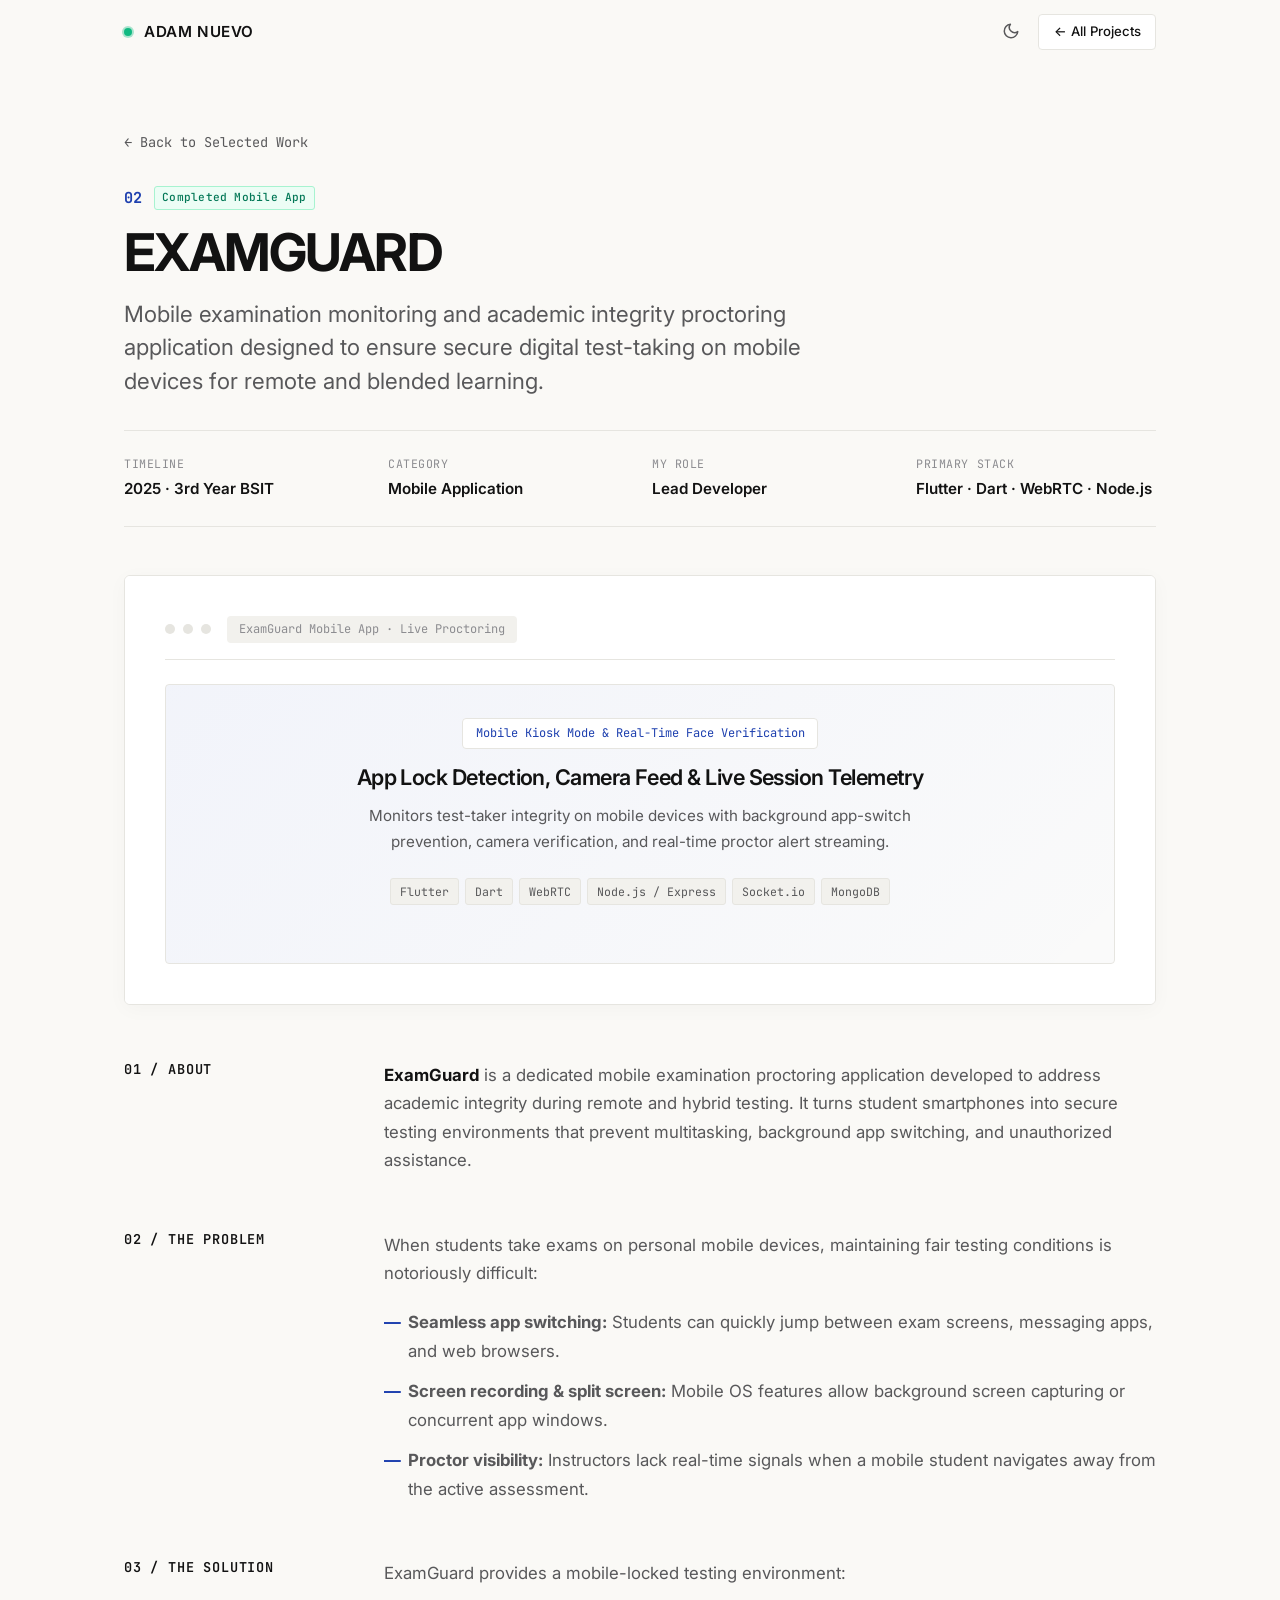
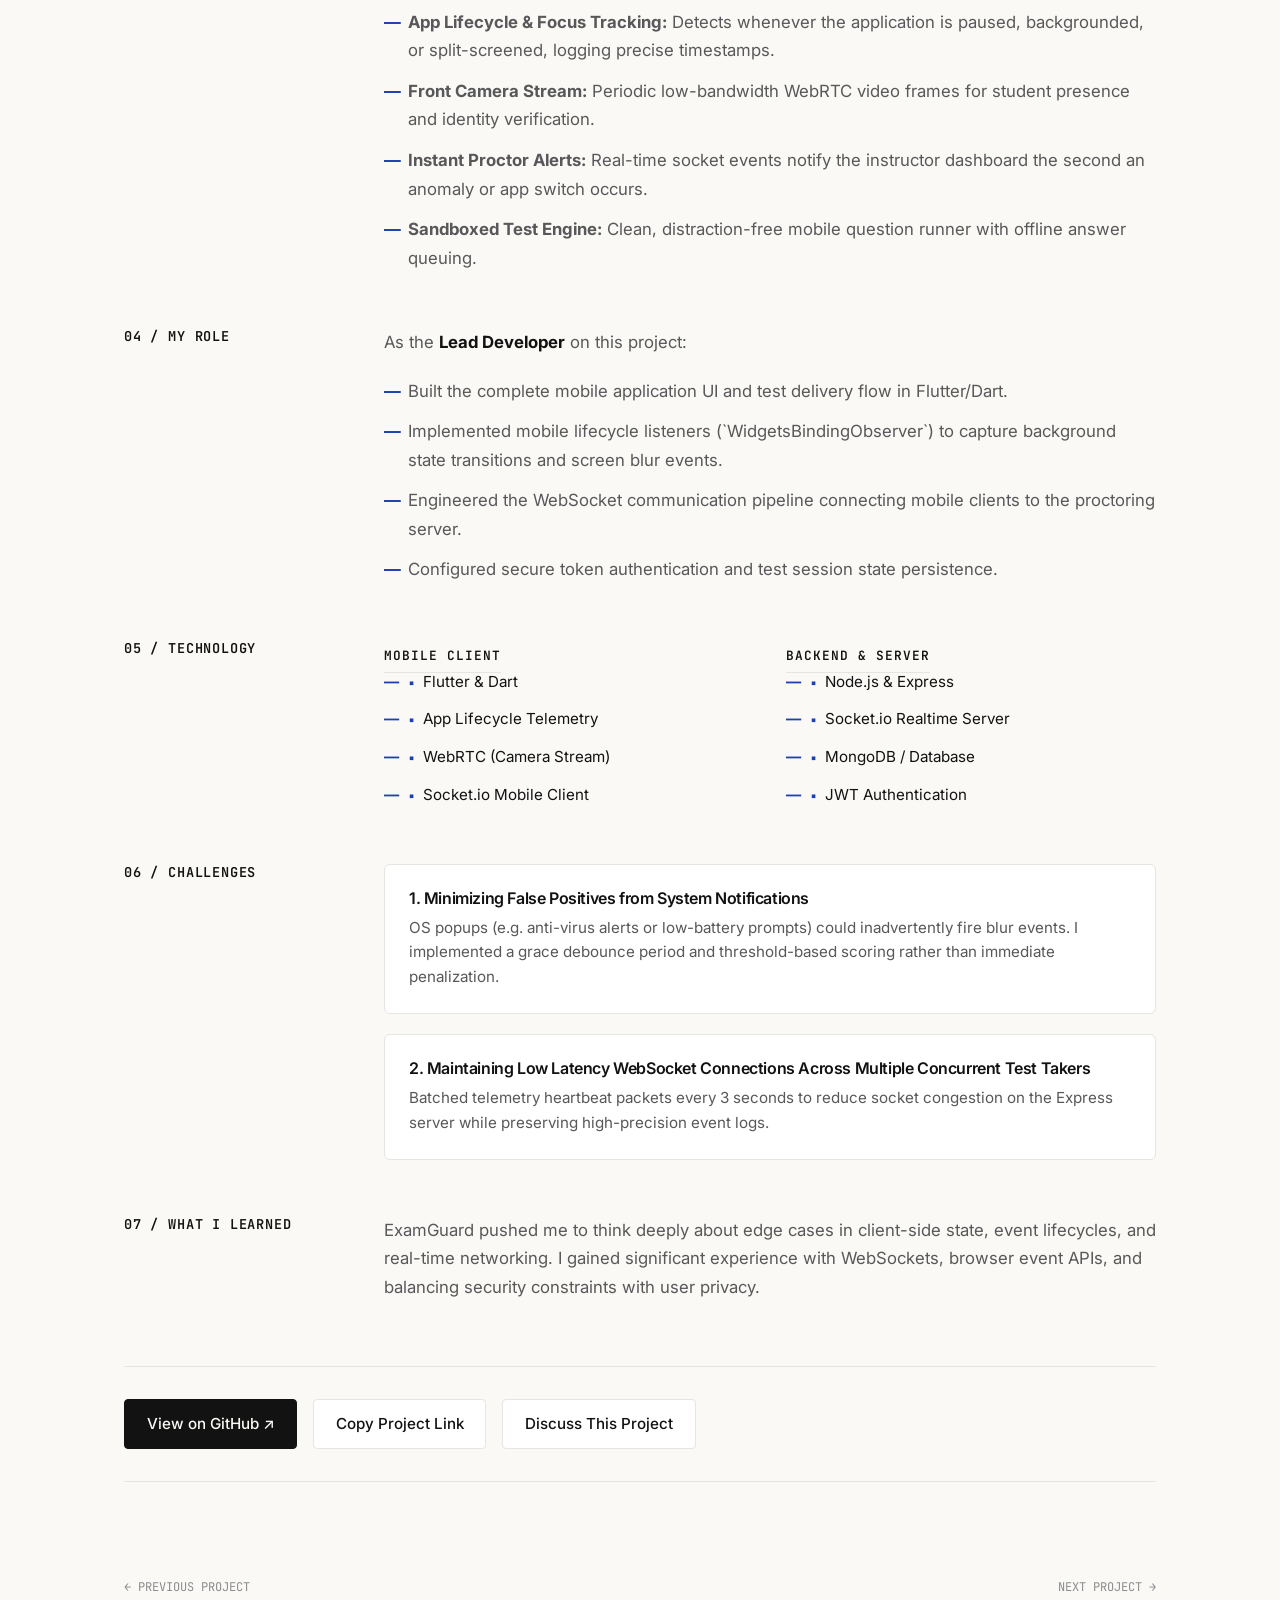
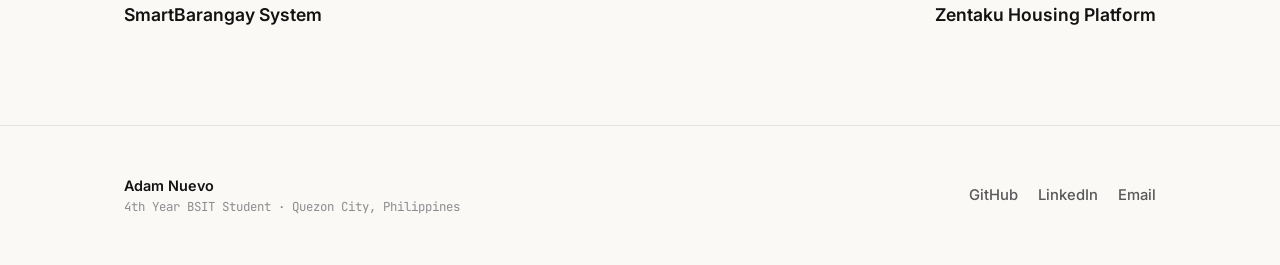
<file: projects/examguard.html>
<!DOCTYPE html>
<html lang="en">
<head>
  <meta charset="UTF-8">
  <meta name="viewport" content="width=device-width, initial-scale=1.0">
  <title>ExamGuard — Examination Proctoring & Integrity Monitoring | Adam Nuevo</title>
  <meta name="description" content="Automated online examination monitoring and proctoring system built with React, WebRTC, and computer vision integration.">
  <link rel="preconnect" href="https://fonts.googleapis.com">
  <link rel="preconnect" href="https://fonts.gstatic.com" crossorigin>
  <link href="https://fonts.googleapis.com/css2?family=Inter:wght@300;400;500;600;700&family=JetBrains+Mono:wght@400;500;600&display=swap" rel="stylesheet">
  <link rel="stylesheet" href="../src/css/styles.css">
  <link rel="stylesheet" href="../src/css/project-detail.css">
</head>
<body>

  <header class="site-header">
    <div class="container nav-inner">
      <a href="../index.html" class="nav-brand">
        <span class="status-dot"></span>
        Adam Nuevo
      </a>
      <div class="nav-actions">
        <button class="theme-toggle-btn" aria-label="Toggle Theme">
          <span class="theme-icon">
            <svg width="18" height="18" viewBox="0 0 24 24" fill="none" stroke="currentColor" stroke-width="2"><path d="M21 12.79A9 9 0 1 1 11.21 3 7 7 0 0 0 21 12.79z"></path></svg>
          </span>
        </button>
        <a href="../index.html#projects" class="btn btn-secondary" style="padding: 0.4rem 0.9rem; font-size: 0.825rem;">← All Projects</a>
      </div>
    </div>
  </header>

  <main class="container project-detail-header">
    <a href="../index.html#projects" class="back-link">
      <span>←</span> Back to Selected Work
    </a>

    <div class="detail-header-top">
      <span class="detail-project-number">02</span>
      <span class="status-badge status-completed">Completed Mobile App</span>
    </div>

    <h1 class="detail-title">EXAMGUARD</h1>
    <p class="detail-tagline">Mobile examination monitoring and academic integrity proctoring application designed to ensure secure digital test-taking on mobile devices for remote and blended learning.</p>

    <!-- Metadata Grid -->
    <div class="detail-meta-grid">
      <div class="detail-meta-item">
        <span class="detail-meta-label">Timeline</span>
        <span class="detail-meta-val">2025 · 3rd Year BSIT</span>
      </div>
      <div class="detail-meta-item">
        <span class="detail-meta-label">Category</span>
        <span class="detail-meta-val">Mobile Application</span>
      </div>
      <div class="detail-meta-item">
        <span class="detail-meta-label">My Role</span>
        <span class="detail-meta-val">Lead Developer</span>
      </div>
      <div class="detail-meta-item">
        <span class="detail-meta-label">Primary Stack</span>
        <span class="detail-meta-val">Flutter · Dart · WebRTC · Node.js</span>
      </div>
    </div>

    <!-- Main Visual Mockup Showcase -->
    <div class="detail-hero-visual">
      <div class="detail-hero-mockup">
        <div class="mockup-window-bar">
          <span class="mockup-window-dot"></span>
          <span class="mockup-window-dot"></span>
          <span class="mockup-window-dot"></span>
          <span class="mockup-window-url">ExamGuard Mobile App · Live Proctoring</span>
        </div>
        <div class="detail-mockup-inner" style="background: linear-gradient(135deg, rgba(30,64,175,0.06), rgba(0,0,0,0.02));">
          <div style="max-width: 620px; margin: 0 auto; text-align: center;">
            <div style="display: inline-block; font-family: var(--font-mono); font-size: 0.75rem; color: var(--accent); background: var(--bg-surface); padding: 0.3rem 0.8rem; border-radius: 4px; border: 1px solid var(--border-subtle); margin-bottom: 1rem;">
              Mobile Kiosk Mode & Real-Time Face Verification
            </div>
            <h3 style="font-size: 1.35rem; margin-bottom: 0.75rem;">App Lock Detection, Camera Feed & Live Session Telemetry</h3>
            <p style="font-size: 0.95rem; color: var(--text-secondary); margin-bottom: 1.5rem;">
              Monitors test-taker integrity on mobile devices with background app-switch prevention, camera verification, and real-time proctor alert streaming.
            </p>
            <div class="tech-tags" style="justify-content: center;">
              <span class="tech-tag">Flutter</span>
              <span class="tech-tag">Dart</span>
              <span class="tech-tag">WebRTC</span>
              <span class="tech-tag">Node.js / Express</span>
              <span class="tech-tag">Socket.io</span>
              <span class="tech-tag">MongoDB</span>
            </div>
          </div>
        </div>
      </div>
    </div>

    <!-- Structured Technical Narrative -->
    <div class="detail-content">
      
      <!-- ABOUT -->
      <section class="content-block">
        <h2 class="block-title">01 / About</h2>
        <div class="block-body">
          <p>
            <strong>ExamGuard</strong> is a dedicated mobile examination proctoring application developed to address academic integrity during remote and hybrid testing. It turns student smartphones into secure testing environments that prevent multitasking, background app switching, and unauthorized assistance.
          </p>
        </div>
      </section>

      <!-- THE PROBLEM -->
      <section class="content-block">
        <h2 class="block-title">02 / The Problem</h2>
        <div class="block-body">
          <p>
            When students take exams on personal mobile devices, maintaining fair testing conditions is notoriously difficult:
          </p>
          <ul>
            <li><strong>Seamless app switching:</strong> Students can quickly jump between exam screens, messaging apps, and web browsers.</li>
            <li><strong>Screen recording & split screen:</strong> Mobile OS features allow background screen capturing or concurrent app windows.</li>
            <li><strong>Proctor visibility:</strong> Instructors lack real-time signals when a mobile student navigates away from the active assessment.</li>
          </ul>
        </div>
      </section>

      <!-- THE SOLUTION -->
      <section class="content-block">
        <h2 class="block-title">03 / The Solution</h2>
        <div class="block-body">
          <p>
            ExamGuard provides a mobile-locked testing environment:
          </p>
          <ul>
            <li><strong>App Lifecycle & Focus Tracking:</strong> Detects whenever the application is paused, backgrounded, or split-screened, logging precise timestamps.</li>
            <li><strong>Front Camera Stream:</strong> Periodic low-bandwidth WebRTC video frames for student presence and identity verification.</li>
            <li><strong>Instant Proctor Alerts:</strong> Real-time socket events notify the instructor dashboard the second an anomaly or app switch occurs.</li>
            <li><strong>Sandboxed Test Engine:</strong> Clean, distraction-free mobile question runner with offline answer queuing.</li>
          </ul>
        </div>
      </section>

      <!-- MY ROLE -->
      <section class="content-block">
        <h2 class="block-title">04 / My Role</h2>
        <div class="block-body">
          <p>
            As the <strong>Lead Developer</strong> on this project:
          </p>
          <ul>
            <li>Built the complete mobile application UI and test delivery flow in Flutter/Dart.</li>
            <li>Implemented mobile lifecycle listeners (`WidgetsBindingObserver`) to capture background state transitions and screen blur events.</li>
            <li>Engineered the WebSocket communication pipeline connecting mobile clients to the proctoring server.</li>
            <li>Configured secure token authentication and test session state persistence.</li>
          </ul>
        </div>
      </section>

      <!-- TECHNOLOGY -->
      <section class="content-block">
        <h2 class="block-title">05 / Technology</h2>
        <div class="block-body">
          <div class="skills-matrix" style="grid-template-columns: 1fr 1fr;">
            <div>
              <span class="skill-category-title">Mobile Client</span>
              <ul class="now-list">
                <li class="now-list-item"><span class="now-bullet">▪</span> Flutter & Dart</li>
                <li class="now-list-item"><span class="now-bullet">▪</span> App Lifecycle Telemetry</li>
                <li class="now-list-item"><span class="now-bullet">▪</span> WebRTC (Camera Stream)</li>
                <li class="now-list-item"><span class="now-bullet">▪</span> Socket.io Mobile Client</li>
              </ul>
            </div>
            <div>
              <span class="skill-category-title">Backend & Server</span>
              <ul class="now-list">
                <li class="now-list-item"><span class="now-bullet">▪</span> Node.js & Express</li>
                <li class="now-list-item"><span class="now-bullet">▪</span> Socket.io Realtime Server</li>
                <li class="now-list-item"><span class="now-bullet">▪</span> MongoDB / Database</li>
                <li class="now-list-item"><span class="now-bullet">▪</span> JWT Authentication</li>
              </ul>
            </div>
          </div>
        </div>
      </section>

      <!-- CHALLENGES -->
      <section class="content-block">
        <h2 class="block-title">06 / Challenges</h2>
        <div class="block-body">
          <div class="challenges-grid">
            <div class="challenge-card">
              <h4 class="challenge-title">1. Minimizing False Positives from System Notifications</h4>
              <p class="challenge-text">
                OS popups (e.g. anti-virus alerts or low-battery prompts) could inadvertently fire blur events. I implemented a grace debounce period and threshold-based scoring rather than immediate penalization.
              </p>
            </div>
            <div class="challenge-card">
              <h4 class="challenge-title">2. Maintaining Low Latency WebSocket Connections Across Multiple Concurrent Test Takers</h4>
              <p class="challenge-text">
                Batched telemetry heartbeat packets every 3 seconds to reduce socket congestion on the Express server while preserving high-precision event logs.
              </p>
            </div>
          </div>
        </div>
      </section>

      <!-- WHAT I LEARNED -->
      <section class="content-block">
        <h2 class="block-title">07 / What I Learned</h2>
        <div class="block-body">
          <p>
            ExamGuard pushed me to think deeply about edge cases in client-side state, event lifecycles, and real-time networking. I gained significant experience with WebSockets, browser event APIs, and balancing security constraints with user privacy.
          </p>
        </div>
      </section>

    </div>

    <!-- Action Bar -->
    <div class="detail-action-bar">
      <a href="https://github.com/Blanknetework" target="_blank" class="btn btn-primary">View on GitHub ↗</a>
      <button id="shareProjectBtn" class="btn btn-secondary">Copy Project Link</button>
      <a href="../index.html#contact" class="btn btn-secondary">Discuss This Project</a>
    </div>

    <!-- Pagination -->
    <div class="project-nav-pagination">
      <a href="smartbarangay.html" class="nav-pag-item prev">
        <span class="nav-pag-label">← Previous Project</span>
        <span class="nav-pag-title">SmartBarangay System</span>
      </a>
      <a href="zentaku.html" class="nav-pag-item next">
        <span class="nav-pag-label">Next Project →</span>
        <span class="nav-pag-title">Zentaku Housing Platform</span>
      </a>
    </div>

  </main>

  <footer class="site-footer">
    <div class="container footer-inner">
      <div>
        <div class="footer-brand">Adam Nuevo</div>
        <div class="footer-copy">4th Year BSIT Student · Quezon City, Philippines</div>
      </div>
      <div class="social-links-row">
        <a href="https://github.com/Blanknetework" target="_blank" class="social-link">GitHub</a>
        <a href="https://linkedin.com/in/adamnuevo73" target="_blank" class="social-link">LinkedIn</a>
        <a href="mailto:adamnuevo28@gmail.com" class="social-link">Email</a>
      </div>
    </div>
  </footer>

  <script src="../src/js/project.js"></script>
</body>
</html>
</file>
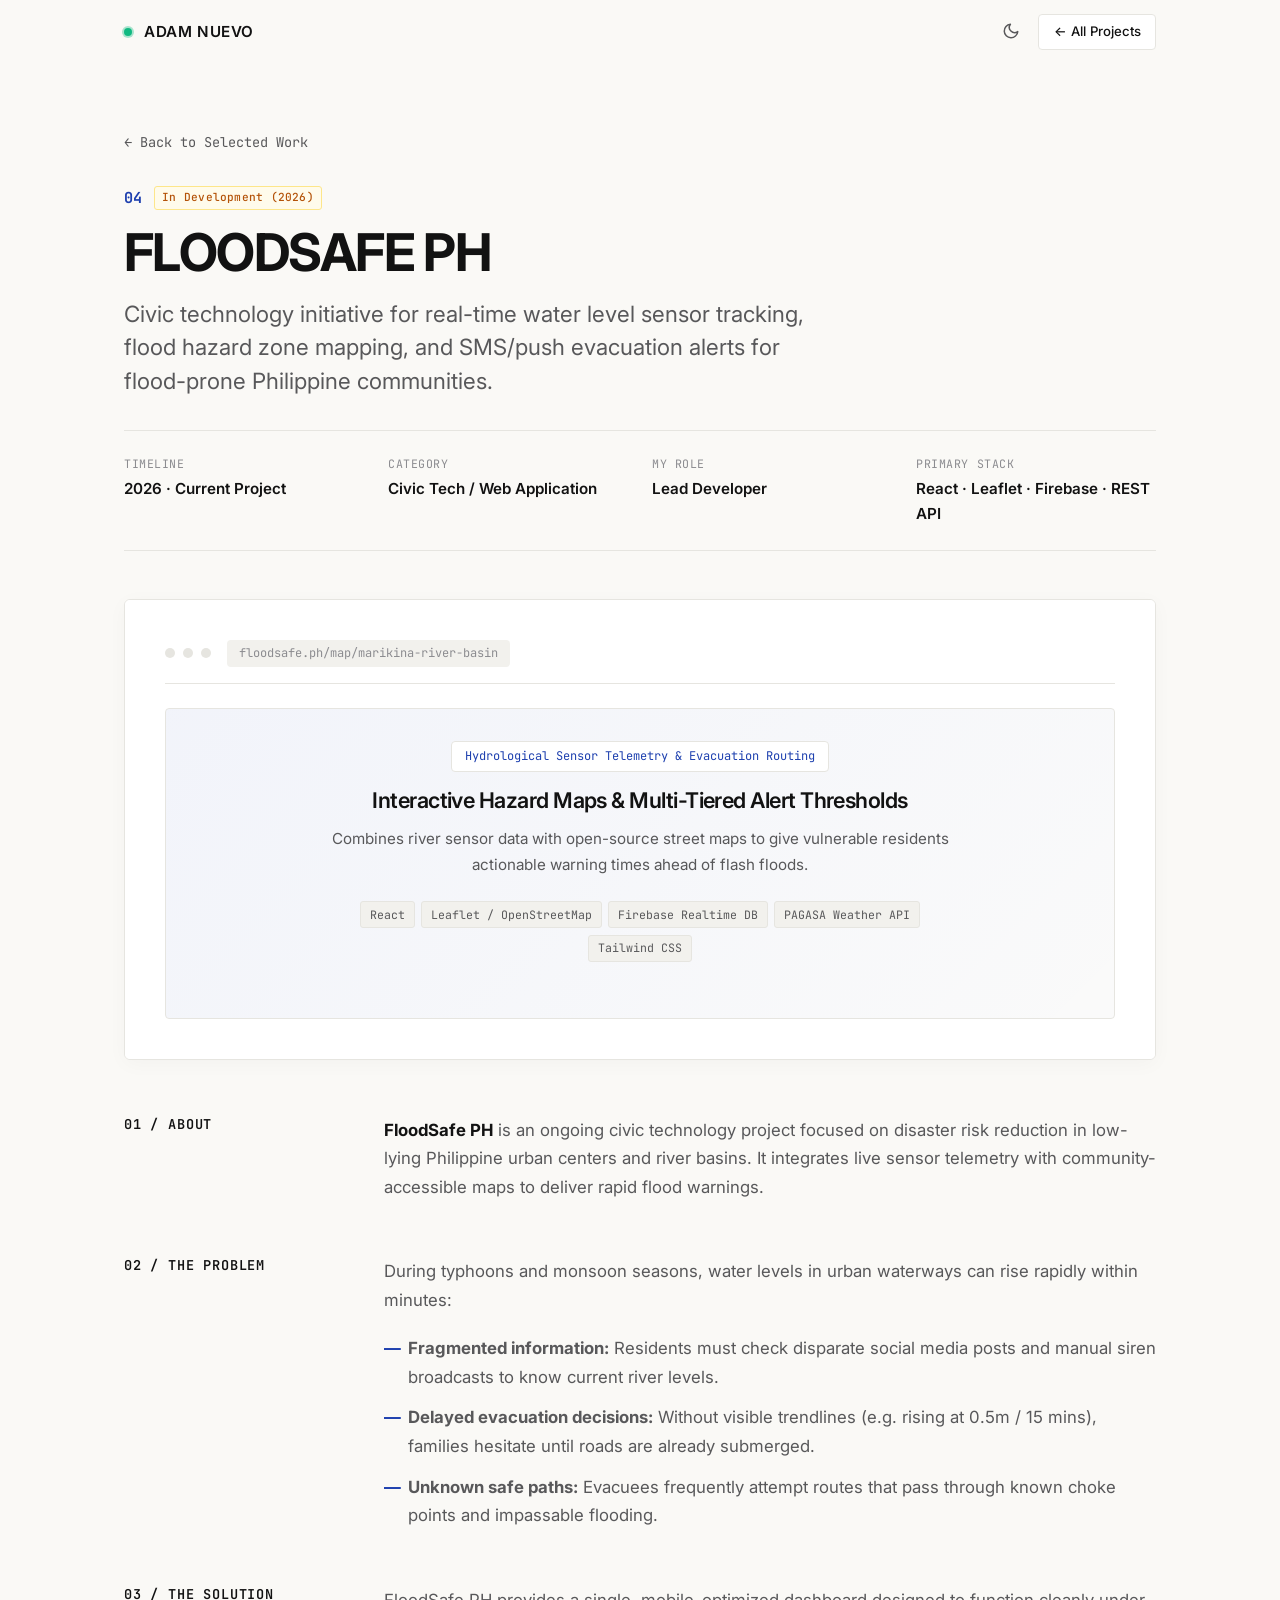
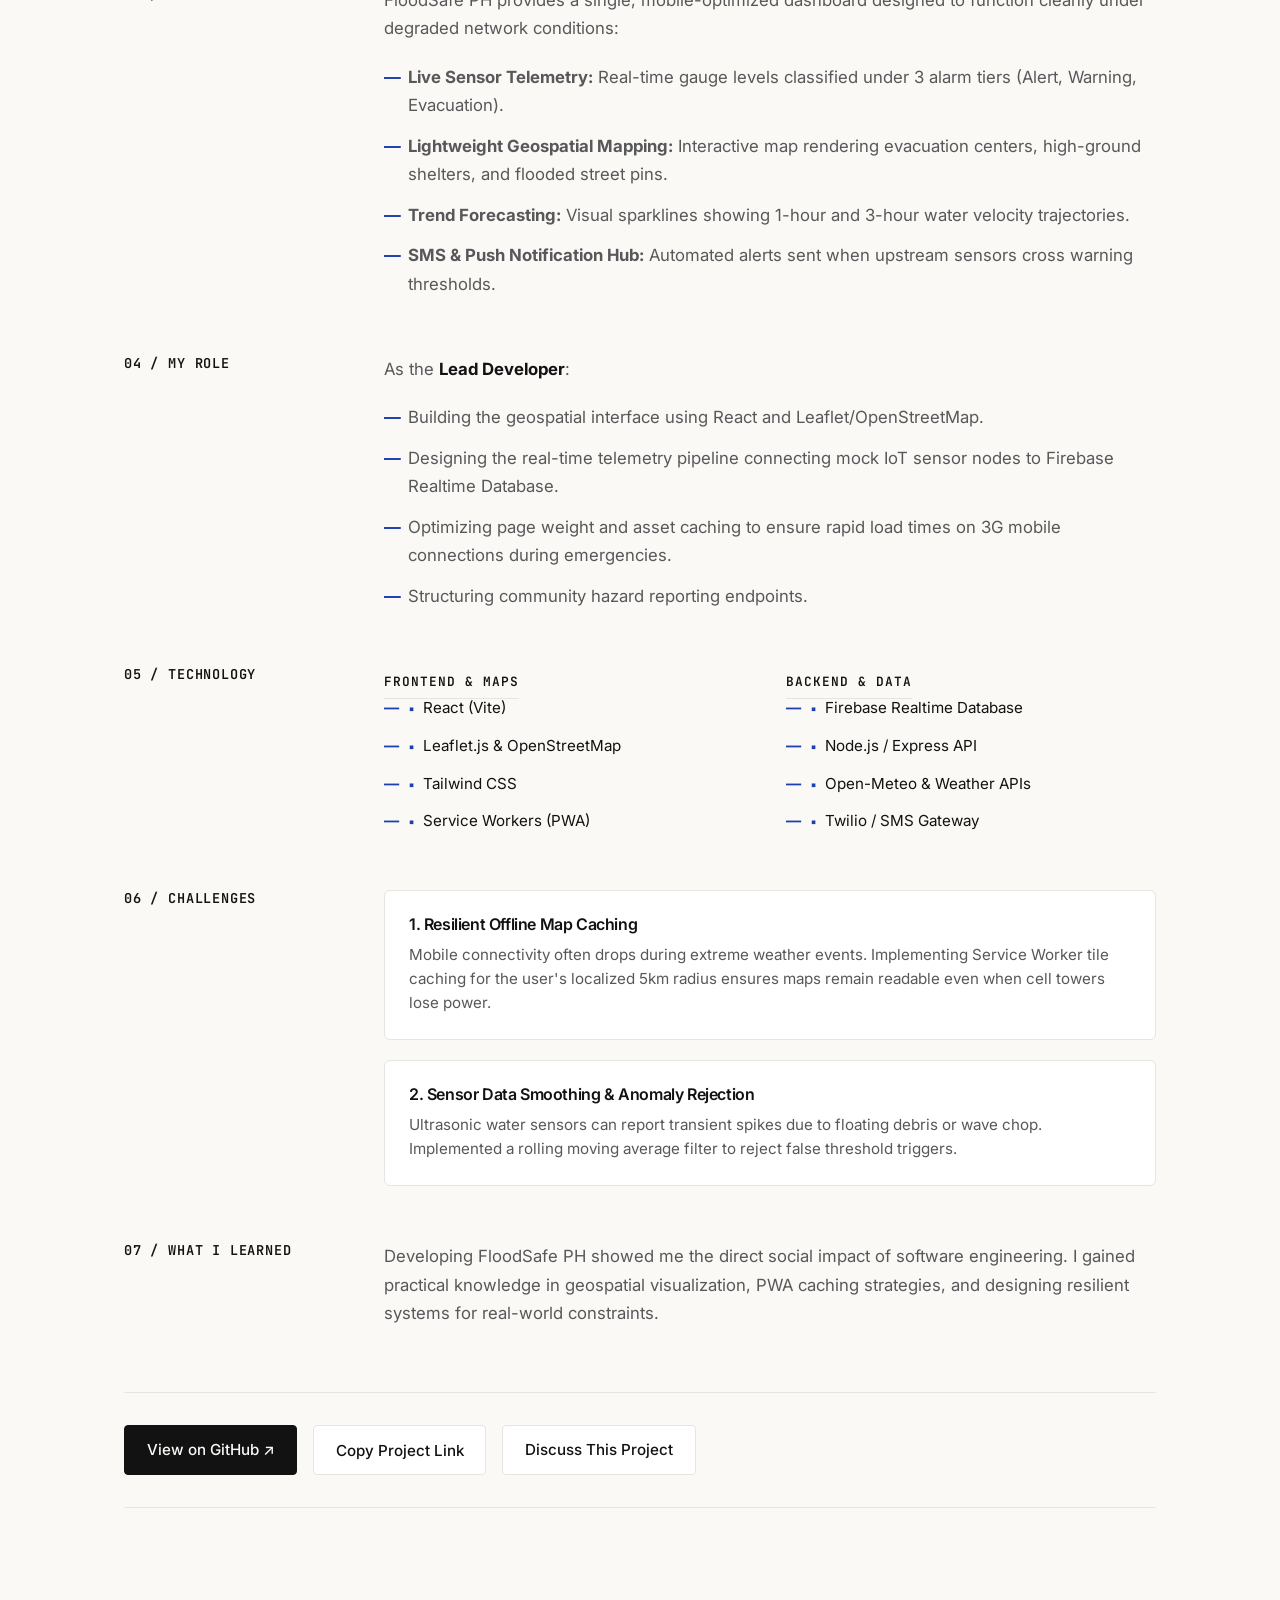
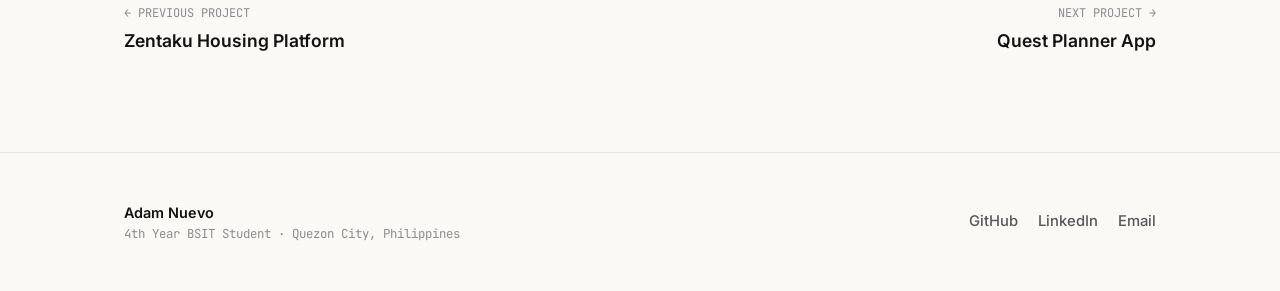
<file: projects/floodsafe-ph.html>
<!DOCTYPE html>
<html lang="en">
<head>
  <meta charset="UTF-8">
  <meta name="viewport" content="width=device-width, initial-scale=1.0">
  <title>FloodSafe PH — Flood Early Warning & Civic Alert Platform | Adam Nuevo</title>
  <meta name="description" content="Community flood monitoring, sensor telemetry, and emergency evacuation mapping platform designed for Philippine flood-prone communities.">
  <link rel="preconnect" href="https://fonts.googleapis.com">
  <link rel="preconnect" href="https://fonts.gstatic.com" crossorigin>
  <link href="https://fonts.googleapis.com/css2?family=Inter:wght@300;400;500;600;700&family=JetBrains+Mono:wght@400;500;600&display=swap" rel="stylesheet">
  <link rel="stylesheet" href="../src/css/styles.css">
  <link rel="stylesheet" href="../src/css/project-detail.css">
</head>
<body>

  <header class="site-header">
    <div class="container nav-inner">
      <a href="../index.html" class="nav-brand">
        <span class="status-dot"></span>
        Adam Nuevo
      </a>
      <div class="nav-actions">
        <button class="theme-toggle-btn" aria-label="Toggle Theme">
          <span class="theme-icon">
            <svg width="18" height="18" viewBox="0 0 24 24" fill="none" stroke="currentColor" stroke-width="2"><path d="M21 12.79A9 9 0 1 1 11.21 3 7 7 0 0 0 21 12.79z"></path></svg>
          </span>
        </button>
        <a href="../index.html#projects" class="btn btn-secondary" style="padding: 0.4rem 0.9rem; font-size: 0.825rem;">← All Projects</a>
      </div>
    </div>
  </header>

  <main class="container project-detail-header">
    <a href="../index.html#projects" class="back-link">
      <span>←</span> Back to Selected Work
    </a>

    <div class="detail-header-top">
      <span class="detail-project-number">04</span>
      <span class="status-badge status-dev">In Development (2026)</span>
    </div>

    <h1 class="detail-title">FLOODSAFE PH</h1>
    <p class="detail-tagline">Civic technology initiative for real-time water level sensor tracking, flood hazard zone mapping, and SMS/push evacuation alerts for flood-prone Philippine communities.</p>

    <!-- Metadata Grid -->
    <div class="detail-meta-grid">
      <div class="detail-meta-item">
        <span class="detail-meta-label">Timeline</span>
        <span class="detail-meta-val">2026 · Current Project</span>
      </div>
      <div class="detail-meta-item">
        <span class="detail-meta-label">Category</span>
        <span class="detail-meta-val">Civic Tech / Web Application</span>
      </div>
      <div class="detail-meta-item">
        <span class="detail-meta-label">My Role</span>
        <span class="detail-meta-val">Lead Developer</span>
      </div>
      <div class="detail-meta-item">
        <span class="detail-meta-label">Primary Stack</span>
        <span class="detail-meta-val">React · Leaflet · Firebase · REST API</span>
      </div>
    </div>

    <!-- Main Visual Mockup Showcase -->
    <div class="detail-hero-visual">
      <div class="detail-hero-mockup">
        <div class="mockup-window-bar">
          <span class="mockup-window-dot"></span>
          <span class="mockup-window-dot"></span>
          <span class="mockup-window-dot"></span>
          <span class="mockup-window-url">floodsafe.ph/map/marikina-river-basin</span>
        </div>
        <div class="detail-mockup-inner" style="background: linear-gradient(135deg, rgba(30,64,175,0.06), rgba(0,0,0,0.02));">
          <div style="max-width: 620px; margin: 0 auto; text-align: center;">
            <div style="display: inline-block; font-family: var(--font-mono); font-size: 0.75rem; color: var(--accent); background: var(--bg-surface); padding: 0.3rem 0.8rem; border-radius: 4px; border: 1px solid var(--border-subtle); margin-bottom: 1rem;">
              Hydrological Sensor Telemetry & Evacuation Routing
            </div>
            <h3 style="font-size: 1.35rem; margin-bottom: 0.75rem;">Interactive Hazard Maps & Multi-Tiered Alert Thresholds</h3>
            <p style="font-size: 0.95rem; color: var(--text-secondary); margin-bottom: 1.5rem;">
              Combines river sensor data with open-source street maps to give vulnerable residents actionable warning times ahead of flash floods.
            </p>
            <div class="tech-tags" style="justify-content: center;">
              <span class="tech-tag">React</span>
              <span class="tech-tag">Leaflet / OpenStreetMap</span>
              <span class="tech-tag">Firebase Realtime DB</span>
              <span class="tech-tag">PAGASA Weather API</span>
              <span class="tech-tag">Tailwind CSS</span>
            </div>
          </div>
        </div>
      </div>
    </div>

    <!-- Structured Technical Narrative -->
    <div class="detail-content">
      
      <!-- ABOUT -->
      <section class="content-block">
        <h2 class="block-title">01 / About</h2>
        <div class="block-body">
          <p>
            <strong>FloodSafe PH</strong> is an ongoing civic technology project focused on disaster risk reduction in low-lying Philippine urban centers and river basins. It integrates live sensor telemetry with community-accessible maps to deliver rapid flood warnings.
          </p>
        </div>
      </section>

      <!-- THE PROBLEM -->
      <section class="content-block">
        <h2 class="block-title">02 / The Problem</h2>
        <div class="block-body">
          <p>
            During typhoons and monsoon seasons, water levels in urban waterways can rise rapidly within minutes:
          </p>
          <ul>
            <li><strong>Fragmented information:</strong> Residents must check disparate social media posts and manual siren broadcasts to know current river levels.</li>
            <li><strong>Delayed evacuation decisions:</strong> Without visible trendlines (e.g. rising at 0.5m / 15 mins), families hesitate until roads are already submerged.</li>
            <li><strong>Unknown safe paths:</strong> Evacuees frequently attempt routes that pass through known choke points and impassable flooding.</li>
          </ul>
        </div>
      </section>

      <!-- THE SOLUTION -->
      <section class="content-block">
        <h2 class="block-title">03 / The Solution</h2>
        <div class="block-body">
          <p>
            FloodSafe PH provides a single, mobile-optimized dashboard designed to function cleanly under degraded network conditions:
          </p>
          <ul>
            <li><strong>Live Sensor Telemetry:</strong> Real-time gauge levels classified under 3 alarm tiers (Alert, Warning, Evacuation).</li>
            <li><strong>Lightweight Geospatial Mapping:</strong> Interactive map rendering evacuation centers, high-ground shelters, and flooded street pins.</li>
            <li><strong>Trend Forecasting:</strong> Visual sparklines showing 1-hour and 3-hour water velocity trajectories.</li>
            <li><strong>SMS & Push Notification Hub:</strong> Automated alerts sent when upstream sensors cross warning thresholds.</li>
          </ul>
        </div>
      </section>

      <!-- MY ROLE -->
      <section class="content-block">
        <h2 class="block-title">04 / My Role</h2>
        <div class="block-body">
          <p>
            As the <strong>Lead Developer</strong>:
          </p>
          <ul>
            <li>Building the geospatial interface using React and Leaflet/OpenStreetMap.</li>
            <li>Designing the real-time telemetry pipeline connecting mock IoT sensor nodes to Firebase Realtime Database.</li>
            <li>Optimizing page weight and asset caching to ensure rapid load times on 3G mobile connections during emergencies.</li>
            <li>Structuring community hazard reporting endpoints.</li>
          </ul>
        </div>
      </section>

      <!-- TECHNOLOGY -->
      <section class="content-block">
        <h2 class="block-title">05 / Technology</h2>
        <div class="block-body">
          <div class="skills-matrix" style="grid-template-columns: 1fr 1fr;">
            <div>
              <span class="skill-category-title">Frontend & Maps</span>
              <ul class="now-list">
                <li class="now-list-item"><span class="now-bullet">▪</span> React (Vite)</li>
                <li class="now-list-item"><span class="now-bullet">▪</span> Leaflet.js & OpenStreetMap</li>
                <li class="now-list-item"><span class="now-bullet">▪</span> Tailwind CSS</li>
                <li class="now-list-item"><span class="now-bullet">▪</span> Service Workers (PWA)</li>
              </ul>
            </div>
            <div>
              <span class="skill-category-title">Backend & Data</span>
              <ul class="now-list">
                <li class="now-list-item"><span class="now-bullet">▪</span> Firebase Realtime Database</li>
                <li class="now-list-item"><span class="now-bullet">▪</span> Node.js / Express API</li>
                <li class="now-list-item"><span class="now-bullet">▪</span> Open-Meteo & Weather APIs</li>
                <li class="now-list-item"><span class="now-bullet">▪</span> Twilio / SMS Gateway</li>
              </ul>
            </div>
          </div>
        </div>
      </section>

      <!-- CHALLENGES -->
      <section class="content-block">
        <h2 class="block-title">06 / Challenges</h2>
        <div class="block-body">
          <div class="challenges-grid">
            <div class="challenge-card">
              <h4 class="challenge-title">1. Resilient Offline Map Caching</h4>
              <p class="challenge-text">
                Mobile connectivity often drops during extreme weather events. Implementing Service Worker tile caching for the user's localized 5km radius ensures maps remain readable even when cell towers lose power.
              </p>
            </div>
            <div class="challenge-card">
              <h4 class="challenge-title">2. Sensor Data Smoothing & Anomaly Rejection</h4>
              <p class="challenge-text">
                Ultrasonic water sensors can report transient spikes due to floating debris or wave chop. Implemented a rolling moving average filter to reject false threshold triggers.
              </p>
            </div>
          </div>
        </div>
      </section>

      <!-- WHAT I LEARNED -->
      <section class="content-block">
        <h2 class="block-title">07 / What I Learned</h2>
        <div class="block-body">
          <p>
            Developing FloodSafe PH showed me the direct social impact of software engineering. I gained practical knowledge in geospatial visualization, PWA caching strategies, and designing resilient systems for real-world constraints.
          </p>
        </div>
      </section>

    </div>

    <!-- Action Bar -->
    <div class="detail-action-bar">
      <a href="https://github.com/Blanknetework" target="_blank" class="btn btn-primary">View on GitHub ↗</a>
      <button id="shareProjectBtn" class="btn btn-secondary">Copy Project Link</button>
      <a href="../index.html#contact" class="btn btn-secondary">Discuss This Project</a>
    </div>

    <!-- Pagination -->
    <div class="project-nav-pagination">
      <a href="zentaku.html" class="nav-pag-item prev">
        <span class="nav-pag-label">← Previous Project</span>
        <span class="nav-pag-title">Zentaku Housing Platform</span>
      </a>
      <a href="quest-planner.html" class="nav-pag-item next">
        <span class="nav-pag-label">Next Project →</span>
        <span class="nav-pag-title">Quest Planner App</span>
      </a>
    </div>

  </main>

  <footer class="site-footer">
    <div class="container footer-inner">
      <div>
        <div class="footer-brand">Adam Nuevo</div>
        <div class="footer-copy">4th Year BSIT Student · Quezon City, Philippines</div>
      </div>
      <div class="social-links-row">
        <a href="https://github.com/Blanknetework" target="_blank" class="social-link">GitHub</a>
        <a href="https://linkedin.com/in/adamnuevo73" target="_blank" class="social-link">LinkedIn</a>
        <a href="mailto:adamnuevo28@gmail.com" class="social-link">Email</a>
      </div>
    </div>
  </footer>

  <script src="../src/js/project.js"></script>
</body>
</html>
</file>
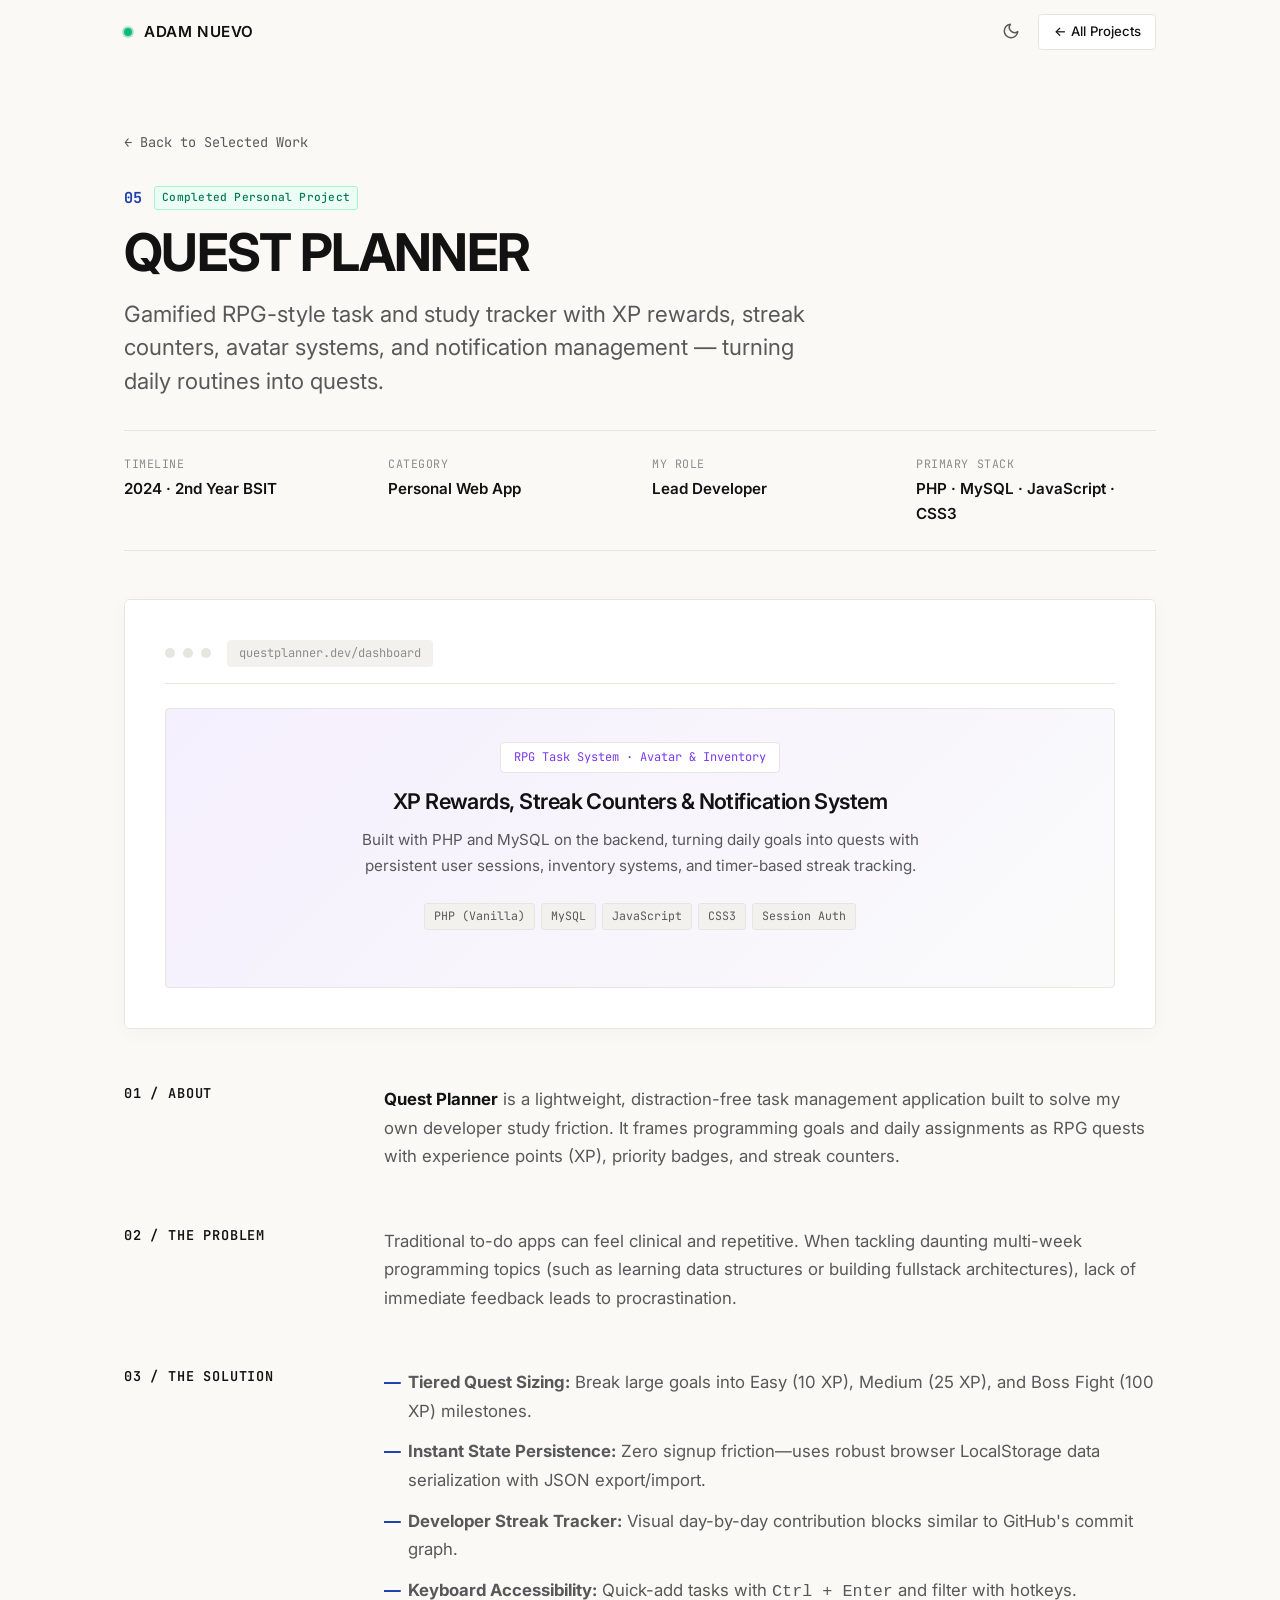
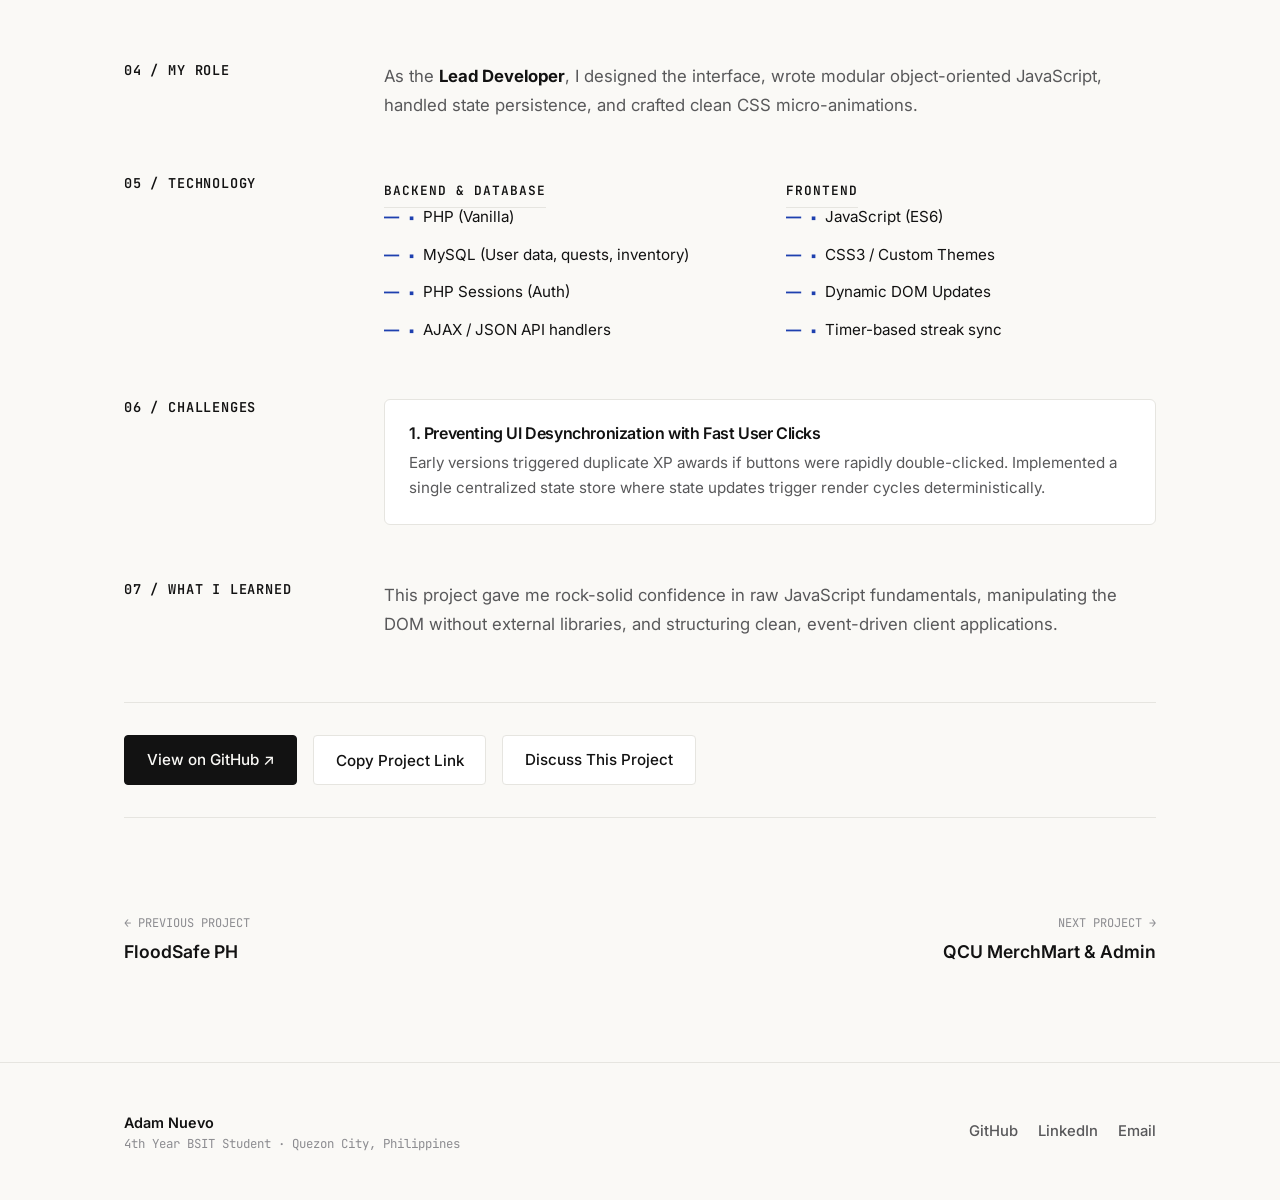
<file: projects/quest-planner.html>
<!DOCTYPE html>
<html lang="en">
<head>
  <meta charset="UTF-8">
  <meta name="viewport" content="width=device-width, initial-scale=1.0">
  <title>Quest Planner — Gamified Productivity & Task Management | Adam Nuevo</title>
  <meta name="description" content="Gamified task management web app turning daily developer study goals and habits into rewarding RPG quests.">
  <link rel="preconnect" href="https://fonts.googleapis.com">
  <link rel="preconnect" href="https://fonts.gstatic.com" crossorigin>
  <link href="https://fonts.googleapis.com/css2?family=Inter:wght@300;400;500;600;700&family=JetBrains+Mono:wght@400;500;600&display=swap" rel="stylesheet">
  <link rel="stylesheet" href="../src/css/styles.css">
  <link rel="stylesheet" href="../src/css/project-detail.css">
</head>
<body>

  <header class="site-header">
    <div class="container nav-inner">
      <a href="../index.html" class="nav-brand">
        <span class="status-dot"></span>
        Adam Nuevo
      </a>
      <div class="nav-actions">
        <button class="theme-toggle-btn" aria-label="Toggle Theme">
          <span class="theme-icon">
            <svg width="18" height="18" viewBox="0 0 24 24" fill="none" stroke="currentColor" stroke-width="2"><path d="M21 12.79A9 9 0 1 1 11.21 3 7 7 0 0 0 21 12.79z"></path></svg>
          </span>
        </button>
        <a href="../index.html#projects" class="btn btn-secondary" style="padding: 0.4rem 0.9rem; font-size: 0.825rem;">← All Projects</a>
      </div>
    </div>
  </header>

  <main class="container project-detail-header">
    <a href="../index.html#projects" class="back-link">
      <span>←</span> Back to Selected Work
    </a>

    <div class="detail-header-top">
      <span class="detail-project-number">05</span>
      <span class="status-badge status-completed">Completed Personal Project</span>
    </div>

    <h1 class="detail-title">QUEST PLANNER</h1>
    <p class="detail-tagline">Gamified RPG-style task and study tracker with XP rewards, streak counters, avatar systems, and notification management — turning daily routines into quests.</p>

    <!-- Metadata Grid -->
    <div class="detail-meta-grid">
      <div class="detail-meta-item">
        <span class="detail-meta-label">Timeline</span>
        <span class="detail-meta-val">2024 · 2nd Year BSIT</span>
      </div>
      <div class="detail-meta-item">
        <span class="detail-meta-label">Category</span>
        <span class="detail-meta-val">Personal Web App</span>
      </div>
      <div class="detail-meta-item">
        <span class="detail-meta-label">My Role</span>
        <span class="detail-meta-val">Lead Developer</span>
      </div>
      <div class="detail-meta-item">
        <span class="detail-meta-label">Primary Stack</span>
        <span class="detail-meta-val">PHP · MySQL · JavaScript · CSS3</span>
      </div>
    </div>

    <!-- Main Visual Mockup Showcase -->
    <div class="detail-hero-visual">
      <div class="detail-hero-mockup">
        <div class="mockup-window-bar">
          <span class="mockup-window-dot"></span>
          <span class="mockup-window-dot"></span>
          <span class="mockup-window-dot"></span>
          <span class="mockup-window-url">questplanner.dev/dashboard</span>
        </div>
        <div class="detail-mockup-inner" style="background: linear-gradient(135deg, rgba(124,58,237,0.08), rgba(0,0,0,0.02));">
          <div style="max-width: 620px; margin: 0 auto; text-align: center;">
            <div style="display: inline-block; font-family: var(--font-mono); font-size: 0.75rem; color: #7c3aed; background: var(--bg-surface); padding: 0.3rem 0.8rem; border-radius: 4px; border: 1px solid var(--border-subtle); margin-bottom: 1rem;">
              RPG Task System · Avatar & Inventory
            </div>
            <h3 style="font-size: 1.35rem; margin-bottom: 0.75rem;">XP Rewards, Streak Counters & Notification System</h3>
            <p style="font-size: 0.95rem; color: var(--text-secondary); margin-bottom: 1.5rem;">
              Built with PHP and MySQL on the backend, turning daily goals into quests with persistent user sessions, inventory systems, and timer-based streak tracking.
            </p>
            <div class="tech-tags" style="justify-content: center;">
              <span class="tech-tag">PHP (Vanilla)</span>
              <span class="tech-tag">MySQL</span>
              <span class="tech-tag">JavaScript</span>
              <span class="tech-tag">CSS3</span>
              <span class="tech-tag">Session Auth</span>
            </div>
          </div>
        </div>
      </div>
    </div>

    <!-- Structured Technical Narrative -->
    <div class="detail-content">
      
      <!-- ABOUT -->
      <section class="content-block">
        <h2 class="block-title">01 / About</h2>
        <div class="block-body">
          <p>
            <strong>Quest Planner</strong> is a lightweight, distraction-free task management application built to solve my own developer study friction. It frames programming goals and daily assignments as RPG quests with experience points (XP), priority badges, and streak counters.
          </p>
        </div>
      </section>

      <!-- THE PROBLEM -->
      <section class="content-block">
        <h2 class="block-title">02 / The Problem</h2>
        <div class="block-body">
          <p>
            Traditional to-do apps can feel clinical and repetitive. When tackling daunting multi-week programming topics (such as learning data structures or building fullstack architectures), lack of immediate feedback leads to procrastination.
          </p>
        </div>
      </section>

      <!-- THE SOLUTION -->
      <section class="content-block">
        <h2 class="block-title">03 / The Solution</h2>
        <div class="block-body">
          <ul>
            <li><strong>Tiered Quest Sizing:</strong> Break large goals into Easy (10 XP), Medium (25 XP), and Boss Fight (100 XP) milestones.</li>
            <li><strong>Instant State Persistence:</strong> Zero signup friction—uses robust browser LocalStorage data serialization with JSON export/import.</li>
            <li><strong>Developer Streak Tracker:</strong> Visual day-by-day contribution blocks similar to GitHub's commit graph.</li>
            <li><strong>Keyboard Accessibility:</strong> Quick-add tasks with <code>Ctrl + Enter</code> and filter with hotkeys.</li>
          </ul>
        </div>
      </section>

      <!-- MY ROLE -->
      <section class="content-block">
        <h2 class="block-title">04 / My Role</h2>
        <div class="block-body">
          <p>
            As the <strong>Lead Developer</strong>, I designed the interface, wrote modular object-oriented JavaScript, handled state persistence, and crafted clean CSS micro-animations.
          </p>
        </div>
      </section>

      <!-- TECHNOLOGY -->
      <section class="content-block">
        <h2 class="block-title">05 / Technology</h2>
        <div class="block-body">
          <div class="skills-matrix" style="grid-template-columns: 1fr 1fr;">
            <div>
              <span class="skill-category-title">Backend & Database</span>
              <ul class="now-list">
                <li class="now-list-item"><span class="now-bullet">▪</span> PHP (Vanilla)</li>
                <li class="now-list-item"><span class="now-bullet">▪</span> MySQL (User data, quests, inventory)</li>
                <li class="now-list-item"><span class="now-bullet">▪</span> PHP Sessions (Auth)</li>
                <li class="now-list-item"><span class="now-bullet">▪</span> AJAX / JSON API handlers</li>
              </ul>
            </div>
            <div>
              <span class="skill-category-title">Frontend</span>
              <ul class="now-list">
                <li class="now-list-item"><span class="now-bullet">▪</span> JavaScript (ES6)</li>
                <li class="now-list-item"><span class="now-bullet">▪</span> CSS3 / Custom Themes</li>
                <li class="now-list-item"><span class="now-bullet">▪</span> Dynamic DOM Updates</li>
                <li class="now-list-item"><span class="now-bullet">▪</span> Timer-based streak sync</li>
              </ul>
            </div>
          </div>
        </div>
      </section>

      <!-- CHALLENGES -->
      <section class="content-block">
        <h2 class="block-title">06 / Challenges</h2>
        <div class="block-body">
          <div class="challenges-grid">
            <div class="challenge-card">
              <h4 class="challenge-title">1. Preventing UI Desynchronization with Fast User Clicks</h4>
              <p class="challenge-text">
                Early versions triggered duplicate XP awards if buttons were rapidly double-clicked. Implemented a single centralized state store where state updates trigger render cycles deterministically.
              </p>
            </div>
          </div>
        </div>
      </section>

      <!-- WHAT I LEARNED -->
      <section class="content-block">
        <h2 class="block-title">07 / What I Learned</h2>
        <div class="block-body">
          <p>
            This project gave me rock-solid confidence in raw JavaScript fundamentals, manipulating the DOM without external libraries, and structuring clean, event-driven client applications.
          </p>
        </div>
      </section>

    </div>

    <!-- Action Bar -->
    <div class="detail-action-bar">
      <a href="https://github.com/Blanknetework/quest_planner" target="_blank" class="btn btn-primary">View on GitHub ↗</a>
      <button id="shareProjectBtn" class="btn btn-secondary">Copy Project Link</button>
      <a href="../index.html#contact" class="btn btn-secondary">Discuss This Project</a>
    </div>

    <!-- Pagination -->
    <div class="project-nav-pagination">
      <a href="floodsafe-ph.html" class="nav-pag-item prev">
        <span class="nav-pag-label">← Previous Project</span>
        <span class="nav-pag-title">FloodSafe PH</span>
      </a>
      <a href="qcu-merchmart.html" class="nav-pag-item next">
        <span class="nav-pag-label">Next Project →</span>
        <span class="nav-pag-title">QCU MerchMart & Admin</span>
      </a>
    </div>

  </main>

  <footer class="site-footer">
    <div class="container footer-inner">
      <div>
        <div class="footer-brand">Adam Nuevo</div>
        <div class="footer-copy">4th Year BSIT Student · Quezon City, Philippines</div>
      </div>
      <div class="social-links-row">
        <a href="https://github.com/Blanknetework" target="_blank" class="social-link">GitHub</a>
        <a href="https://linkedin.com/in/adamnuevo73" target="_blank" class="social-link">LinkedIn</a>
        <a href="mailto:adamnuevo28@gmail.com" class="social-link">Email</a>
      </div>
    </div>
  </footer>

  <script src="../src/js/project.js"></script>
</body>
</html>
</file>
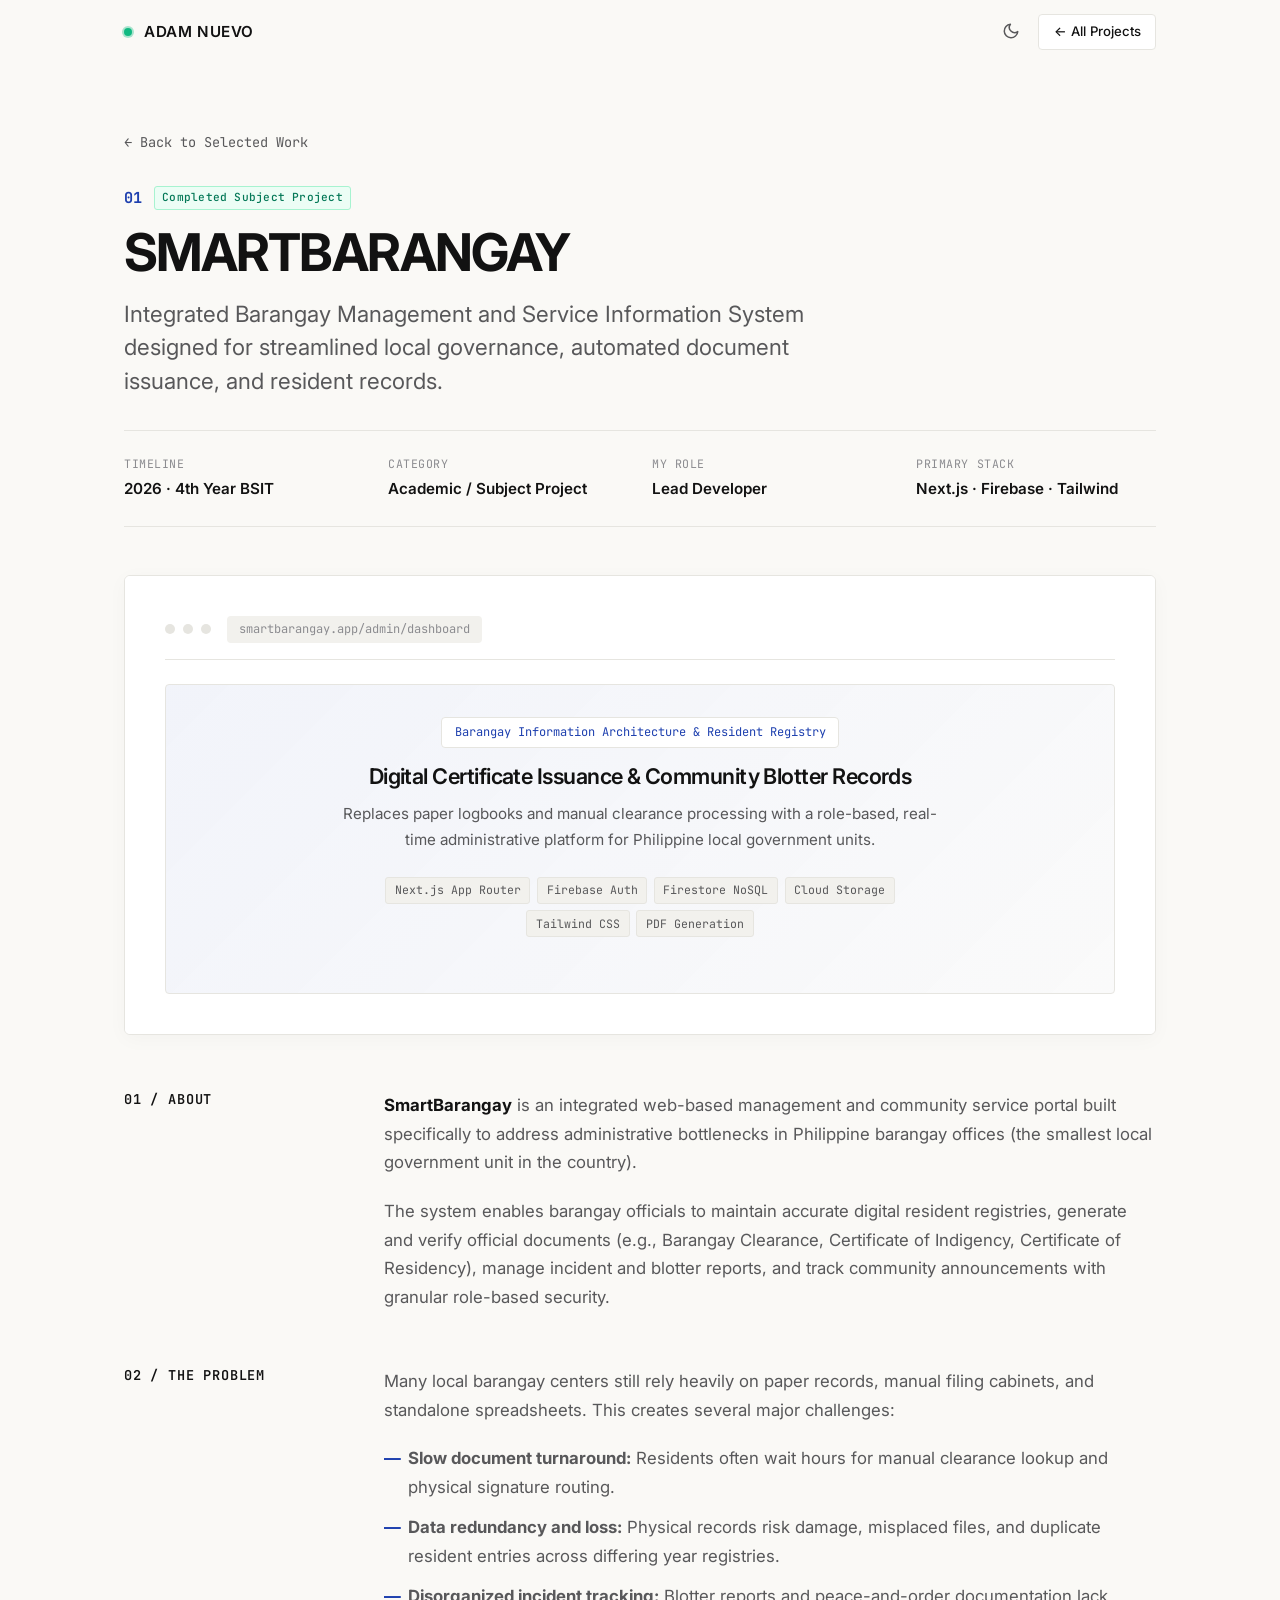
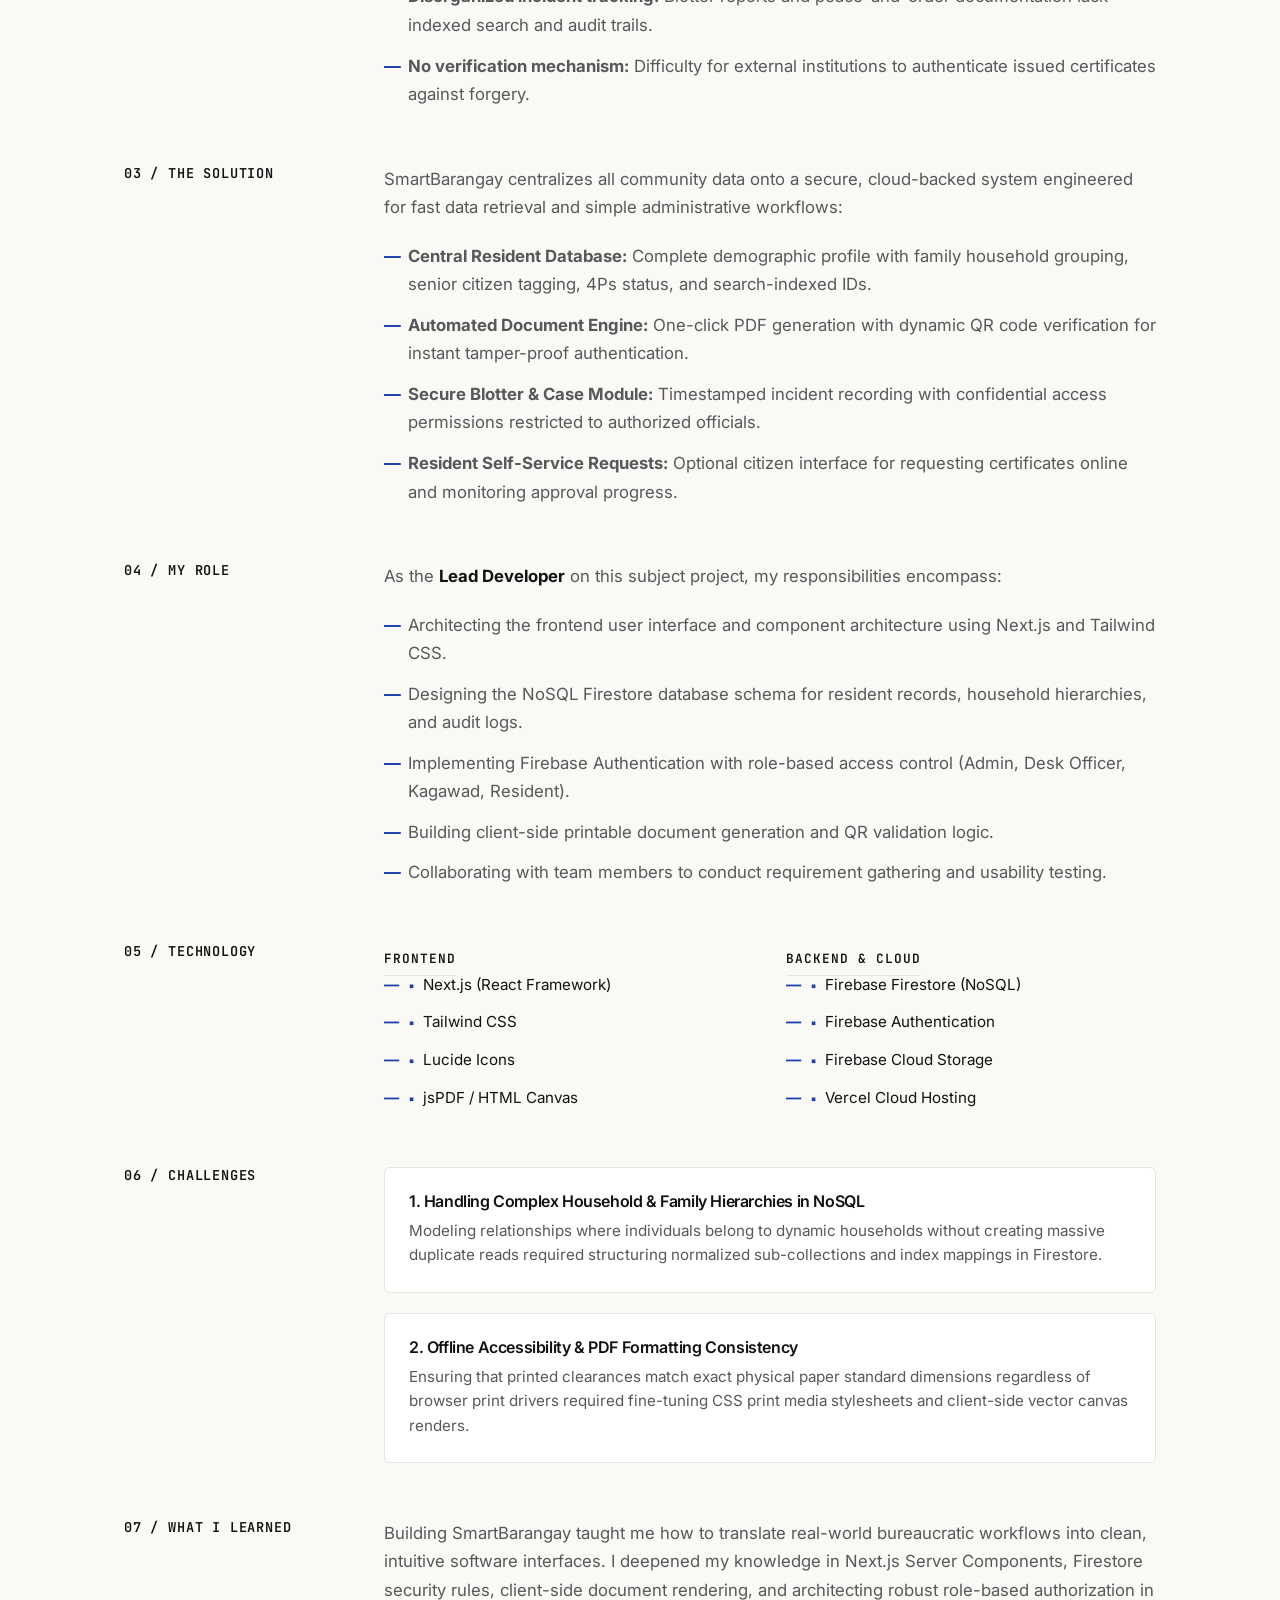
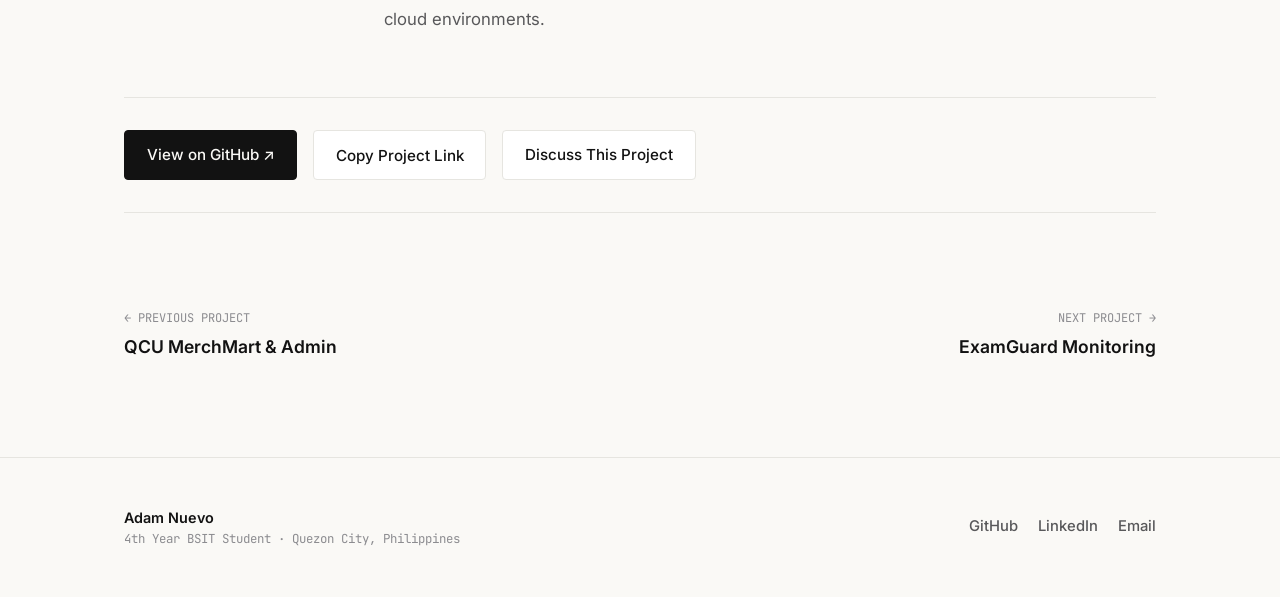
<file: projects/smartbarangay.html>
<!DOCTYPE html>
<html lang="en">
<head>
  <meta charset="UTF-8">
  <meta name="viewport" content="width=device-width, initial-scale=1.0">
  <title>SmartBarangay — Integrated Barangay Management System | Adam Nuevo</title>
  <meta name="description" content="Integrated Barangay Management and Service Information System built with Next.js, Firebase, and Tailwind CSS.">
  <link rel="preconnect" href="https://fonts.googleapis.com">
  <link rel="preconnect" href="https://fonts.gstatic.com" crossorigin>
  <link href="https://fonts.googleapis.com/css2?family=Inter:wght@300;400;500;600;700&family=JetBrains+Mono:wght@400;500;600&display=swap" rel="stylesheet">
  <link rel="stylesheet" href="../src/css/styles.css">
  <link rel="stylesheet" href="../src/css/project-detail.css">
</head>
<body>

  <!-- Minimal Sticky Header -->
  <header class="site-header">
    <div class="container nav-inner">
      <a href="../index.html" class="nav-brand">
        <span class="status-dot"></span>
        Adam Nuevo
      </a>
      <div class="nav-actions">
        <button class="theme-toggle-btn" aria-label="Toggle Theme">
          <span class="theme-icon">
            <svg width="18" height="18" viewBox="0 0 24 24" fill="none" stroke="currentColor" stroke-width="2"><path d="M21 12.79A9 9 0 1 1 11.21 3 7 7 0 0 0 21 12.79z"></path></svg>
          </span>
        </button>
        <a href="../index.html#projects" class="btn btn-secondary" style="padding: 0.4rem 0.9rem; font-size: 0.825rem;">← All Projects</a>
      </div>
    </div>
  </header>

  <main class="container project-detail-header">
    <a href="../index.html#projects" class="back-link">
      <span>←</span> Back to Selected Work
    </a>

    <div class="detail-header-top">
      <span class="detail-project-number">01</span>
      <span class="status-badge status-completed">Completed Subject Project</span>
    </div>

    <h1 class="detail-title">SMARTBARANGAY</h1>
    <p class="detail-tagline">Integrated Barangay Management and Service Information System designed for streamlined local governance, automated document issuance, and resident records.</p>

    <!-- Metadata Grid -->
    <div class="detail-meta-grid">
      <div class="detail-meta-item">
        <span class="detail-meta-label">Timeline</span>
        <span class="detail-meta-val">2026 · 4th Year BSIT</span>
      </div>
      <div class="detail-meta-item">
        <span class="detail-meta-label">Category</span>
        <span class="detail-meta-val">Academic / Subject Project</span>
      </div>
      <div class="detail-meta-item">
        <span class="detail-meta-label">My Role</span>
        <span class="detail-meta-val">Lead Developer</span>
      </div>
      <div class="detail-meta-item">
        <span class="detail-meta-label">Primary Stack</span>
        <span class="detail-meta-val">Next.js · Firebase · Tailwind</span>
      </div>
    </div>

    <!-- Main Visual Mockup Showcase -->
    <div class="detail-hero-visual">
      <div class="detail-hero-mockup">
        <div class="mockup-window-bar">
          <span class="mockup-window-dot"></span>
          <span class="mockup-window-dot"></span>
          <span class="mockup-window-dot"></span>
          <span class="mockup-window-url">smartbarangay.app/admin/dashboard</span>
        </div>
        <div class="detail-mockup-inner" style="background: linear-gradient(135deg, rgba(30,64,175,0.06), rgba(0,0,0,0.02));">
          <div style="max-width: 620px; margin: 0 auto; text-align: center;">
            <div style="display: inline-block; font-family: var(--font-mono); font-size: 0.75rem; color: var(--accent); background: var(--bg-surface); padding: 0.3rem 0.8rem; border-radius: 4px; border: 1px solid var(--border-subtle); margin-bottom: 1rem;">
              Barangay Information Architecture & Resident Registry
            </div>
            <h3 style="font-size: 1.35rem; margin-bottom: 0.75rem;">Digital Certificate Issuance & Community Blotter Records</h3>
            <p style="font-size: 0.95rem; color: var(--text-secondary); margin-bottom: 1.5rem;">
              Replaces paper logbooks and manual clearance processing with a role-based, real-time administrative platform for Philippine local government units.
            </p>
            <div class="tech-tags" style="justify-content: center;">
              <span class="tech-tag">Next.js App Router</span>
              <span class="tech-tag">Firebase Auth</span>
              <span class="tech-tag">Firestore NoSQL</span>
              <span class="tech-tag">Cloud Storage</span>
              <span class="tech-tag">Tailwind CSS</span>
              <span class="tech-tag">PDF Generation</span>
            </div>
          </div>
        </div>
      </div>
    </div>

    <!-- Structured Technical Narrative -->
    <div class="detail-content">
      
      <!-- ABOUT -->
      <section class="content-block">
        <h2 class="block-title">01 / About</h2>
        <div class="block-body">
          <p>
            <strong>SmartBarangay</strong> is an integrated web-based management and community service portal built specifically to address administrative bottlenecks in Philippine barangay offices (the smallest local government unit in the country).
          </p>
          <p>
            The system enables barangay officials to maintain accurate digital resident registries, generate and verify official documents (e.g., Barangay Clearance, Certificate of Indigency, Certificate of Residency), manage incident and blotter reports, and track community announcements with granular role-based security.
          </p>
        </div>
      </section>

      <!-- THE PROBLEM -->
      <section class="content-block">
        <h2 class="block-title">02 / The Problem</h2>
        <div class="block-body">
          <p>
            Many local barangay centers still rely heavily on paper records, manual filing cabinets, and standalone spreadsheets. This creates several major challenges:
          </p>
          <ul>
            <li><strong>Slow document turnaround:</strong> Residents often wait hours for manual clearance lookup and physical signature routing.</li>
            <li><strong>Data redundancy and loss:</strong> Physical records risk damage, misplaced files, and duplicate resident entries across differing year registries.</li>
            <li><strong>Disorganized incident tracking:</strong> Blotter reports and peace-and-order documentation lack indexed search and audit trails.</li>
            <li><strong>No verification mechanism:</strong> Difficulty for external institutions to authenticate issued certificates against forgery.</li>
          </ul>
        </div>
      </section>

      <!-- THE SOLUTION -->
      <section class="content-block">
        <h2 class="block-title">03 / The Solution</h2>
        <div class="block-body">
          <p>
            SmartBarangay centralizes all community data onto a secure, cloud-backed system engineered for fast data retrieval and simple administrative workflows:
          </p>
          <ul>
            <li><strong>Central Resident Database:</strong> Complete demographic profile with family household grouping, senior citizen tagging, 4Ps status, and search-indexed IDs.</li>
            <li><strong>Automated Document Engine:</strong> One-click PDF generation with dynamic QR code verification for instant tamper-proof authentication.</li>
            <li><strong>Secure Blotter & Case Module:</strong> Timestamped incident recording with confidential access permissions restricted to authorized officials.</li>
            <li><strong>Resident Self-Service Requests:</strong> Optional citizen interface for requesting certificates online and monitoring approval progress.</li>
          </ul>
        </div>
      </section>

      <!-- MY ROLE -->
      <section class="content-block">
        <h2 class="block-title">04 / My Role</h2>
        <div class="block-body">
          <p>
            As the <strong>Lead Developer</strong> on this subject project, my responsibilities encompass:
          </p>
          <ul>
            <li>Architecting the frontend user interface and component architecture using Next.js and Tailwind CSS.</li>
            <li>Designing the NoSQL Firestore database schema for resident records, household hierarchies, and audit logs.</li>
            <li>Implementing Firebase Authentication with role-based access control (Admin, Desk Officer, Kagawad, Resident).</li>
            <li>Building client-side printable document generation and QR validation logic.</li>
            <li>Collaborating with team members to conduct requirement gathering and usability testing.</li>
          </ul>
        </div>
      </section>

      <!-- TECHNOLOGY -->
      <section class="content-block">
        <h2 class="block-title">05 / Technology</h2>
        <div class="block-body">
          <div class="skills-matrix" style="grid-template-columns: 1fr 1fr;">
            <div>
              <span class="skill-category-title">Frontend</span>
              <ul class="now-list">
                <li class="now-list-item"><span class="now-bullet">▪</span> Next.js (React Framework)</li>
                <li class="now-list-item"><span class="now-bullet">▪</span> Tailwind CSS</li>
                <li class="now-list-item"><span class="now-bullet">▪</span> Lucide Icons</li>
                <li class="now-list-item"><span class="now-bullet">▪</span> jsPDF / HTML Canvas</li>
              </ul>
            </div>
            <div>
              <span class="skill-category-title">Backend & Cloud</span>
              <ul class="now-list">
                <li class="now-list-item"><span class="now-bullet">▪</span> Firebase Firestore (NoSQL)</li>
                <li class="now-list-item"><span class="now-bullet">▪</span> Firebase Authentication</li>
                <li class="now-list-item"><span class="now-bullet">▪</span> Firebase Cloud Storage</li>
                <li class="now-list-item"><span class="now-bullet">▪</span> Vercel Cloud Hosting</li>
              </ul>
            </div>
          </div>
        </div>
      </section>

      <!-- CHALLENGES -->
      <section class="content-block">
        <h2 class="block-title">06 / Challenges</h2>
        <div class="block-body">
          <div class="challenges-grid">
            <div class="challenge-card">
              <h4 class="challenge-title">1. Handling Complex Household & Family Hierarchies in NoSQL</h4>
              <p class="challenge-text">
                Modeling relationships where individuals belong to dynamic households without creating massive duplicate reads required structuring normalized sub-collections and index mappings in Firestore.
              </p>
            </div>
            <div class="challenge-card">
              <h4 class="challenge-title">2. Offline Accessibility & PDF Formatting Consistency</h4>
              <p class="challenge-text">
                Ensuring that printed clearances match exact physical paper standard dimensions regardless of browser print drivers required fine-tuning CSS print media stylesheets and client-side vector canvas renders.
              </p>
            </div>
          </div>
        </div>
      </section>

      <!-- WHAT I LEARNED -->
      <section class="content-block">
        <h2 class="block-title">07 / What I Learned</h2>
        <div class="block-body">
          <p>
            Building SmartBarangay taught me how to translate real-world bureaucratic workflows into clean, intuitive software interfaces. I deepened my knowledge in Next.js Server Components, Firestore security rules, client-side document rendering, and architecting robust role-based authorization in cloud environments.
          </p>
        </div>
      </section>

    </div>

    <!-- Action Bar -->
    <div class="detail-action-bar">
      <a href="https://github.com/Blanknetework" target="_blank" class="btn btn-primary">View on GitHub ↗</a>
      <button id="shareProjectBtn" class="btn btn-secondary">Copy Project Link</button>
      <a href="../index.html#contact" class="btn btn-secondary">Discuss This Project</a>
    </div>

    <!-- Pagination -->
    <div class="project-nav-pagination">
      <a href="qcu-merchmart.html" class="nav-pag-item prev">
        <span class="nav-pag-label">← Previous Project</span>
        <span class="nav-pag-title">QCU MerchMart & Admin</span>
      </a>
      <a href="examguard.html" class="nav-pag-item next">
        <span class="nav-pag-label">Next Project →</span>
        <span class="nav-pag-title">ExamGuard Monitoring</span>
      </a>
    </div>

  </main>

  <!-- Minimal Footer -->
  <footer class="site-footer">
    <div class="container footer-inner">
      <div>
        <div class="footer-brand">Adam Nuevo</div>
        <div class="footer-copy">4th Year BSIT Student · Quezon City, Philippines</div>
      </div>
      <div class="social-links-row">
        <a href="https://github.com/Blanknetework" target="_blank" class="social-link">GitHub</a>
        <a href="https://linkedin.com/in/adamnuevo73" target="_blank" class="social-link">LinkedIn</a>
        <a href="mailto:adamnuevo28@gmail.com" class="social-link">Email</a>
      </div>
    </div>
  </footer>

  <script src="../src/js/project.js"></script>
</body>
</html>
</file>
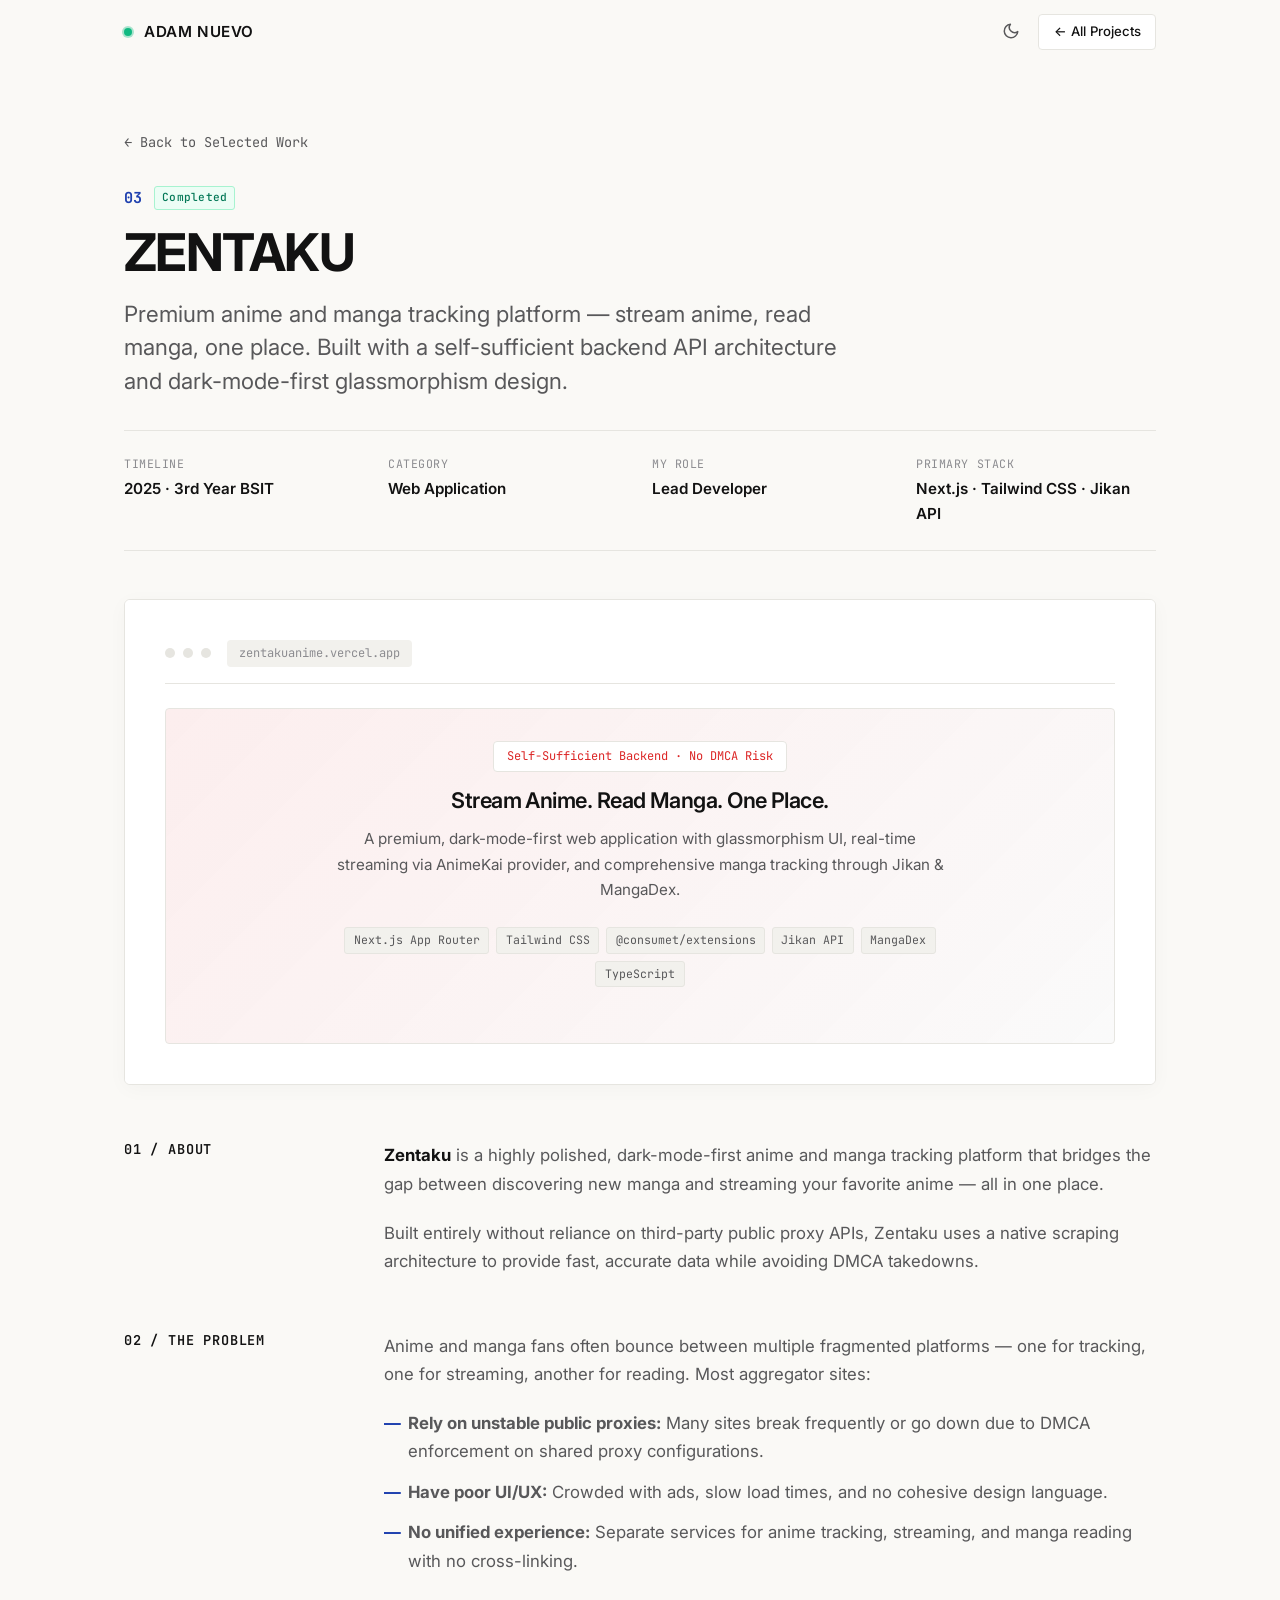
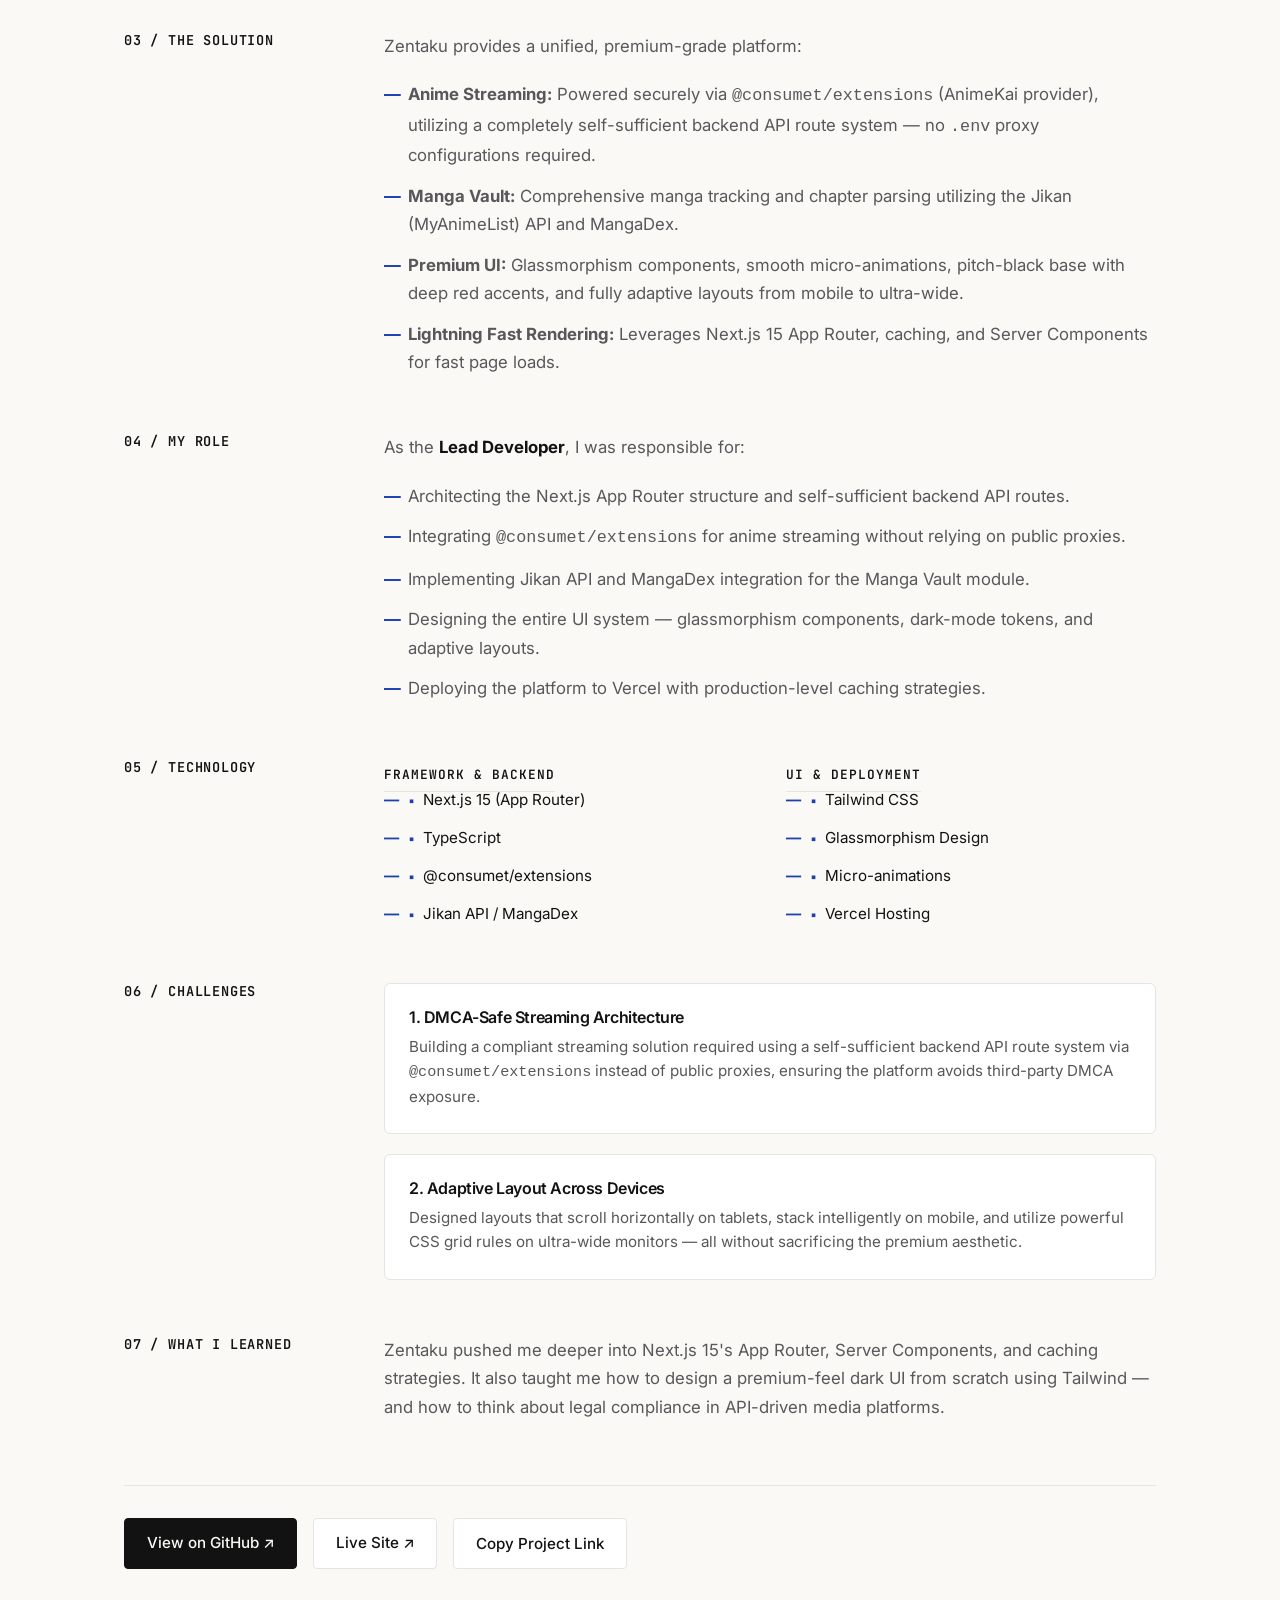
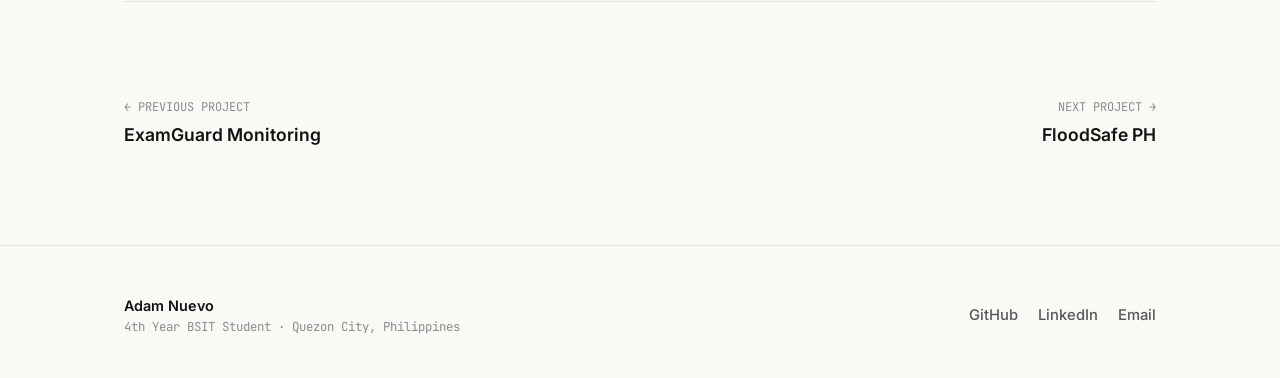
<file: projects/zentaku.html>
<!DOCTYPE html>
<html lang="en">
<head>
  <meta charset="UTF-8">
  <meta name="viewport" content="width=device-width, initial-scale=1.0">
  <title>Zentaku — Anime & Manga Tracking Platform | Adam Nuevo</title>
  <meta name="description" content="Premium anime and manga tracking platform built with Next.js, Tailwind CSS, and custom scraping APIs.">
  <link rel="preconnect" href="https://fonts.googleapis.com">
  <link rel="preconnect" href="https://fonts.gstatic.com" crossorigin>
  <link href="https://fonts.googleapis.com/css2?family=Inter:wght@300;400;500;600;700&family=JetBrains+Mono:wght@400;500;600&display=swap" rel="stylesheet">
  <link rel="stylesheet" href="../src/css/styles.css">
  <link rel="stylesheet" href="../src/css/project-detail.css">
</head>
<body>

  <header class="site-header">
    <div class="container nav-inner">
      <a href="../index.html" class="nav-brand">
        <span class="status-dot"></span>
        Adam Nuevo
      </a>
      <div class="nav-actions">
        <button class="theme-toggle-btn" aria-label="Toggle Theme">
          <span class="theme-icon">
            <svg width="18" height="18" viewBox="0 0 24 24" fill="none" stroke="currentColor" stroke-width="2"><path d="M21 12.79A9 9 0 1 1 11.21 3 7 7 0 0 0 21 12.79z"></path></svg>
          </span>
        </button>
        <a href="../index.html#projects" class="btn btn-secondary" style="padding: 0.4rem 0.9rem; font-size: 0.825rem;">← All Projects</a>
      </div>
    </div>
  </header>

  <main class="container project-detail-header">
    <a href="../index.html#projects" class="back-link">
      <span>←</span> Back to Selected Work
    </a>

    <div class="detail-header-top">
      <span class="detail-project-number">03</span>
      <span class="status-badge status-completed">Completed</span>
    </div>

    <h1 class="detail-title">ZENTAKU</h1>
    <p class="detail-tagline">Premium anime and manga tracking platform — stream anime, read manga, one place. Built with a self-sufficient backend API architecture and dark-mode-first glassmorphism design.</p>

    <!-- Metadata Grid -->
    <div class="detail-meta-grid">
      <div class="detail-meta-item">
        <span class="detail-meta-label">Timeline</span>
        <span class="detail-meta-val">2025 · 3rd Year BSIT</span>
      </div>
      <div class="detail-meta-item">
        <span class="detail-meta-label">Category</span>
        <span class="detail-meta-val">Web Application</span>
      </div>
      <div class="detail-meta-item">
        <span class="detail-meta-label">My Role</span>
        <span class="detail-meta-val">Lead Developer</span>
      </div>
      <div class="detail-meta-item">
        <span class="detail-meta-label">Primary Stack</span>
        <span class="detail-meta-val">Next.js · Tailwind CSS · Jikan API</span>
      </div>
    </div>

    <!-- Main Visual Mockup Showcase -->
    <div class="detail-hero-visual">
      <div class="detail-hero-mockup">
        <div class="mockup-window-bar">
          <span class="mockup-window-dot"></span>
          <span class="mockup-window-dot"></span>
          <span class="mockup-window-dot"></span>
          <span class="mockup-window-url">zentakuanime.vercel.app</span>
        </div>
        <div class="detail-mockup-inner" style="background: linear-gradient(135deg, rgba(220,38,38,0.08), rgba(0,0,0,0.02));">
          <div style="max-width: 620px; margin: 0 auto; text-align: center;">
            <div style="display: inline-block; font-family: var(--font-mono); font-size: 0.75rem; color: #dc2626; background: var(--bg-surface); padding: 0.3rem 0.8rem; border-radius: 4px; border: 1px solid var(--border-subtle); margin-bottom: 1rem;">
              Self-Sufficient Backend · No DMCA Risk
            </div>
            <h3 style="font-size: 1.35rem; margin-bottom: 0.75rem;">Stream Anime. Read Manga. One Place.</h3>
            <p style="font-size: 0.95rem; color: var(--text-secondary); margin-bottom: 1.5rem;">
              A premium, dark-mode-first web application with glassmorphism UI, real-time streaming via AnimeKai provider, and comprehensive manga tracking through Jikan & MangaDex.
            </p>
            <div class="tech-tags" style="justify-content: center;">
              <span class="tech-tag">Next.js App Router</span>
              <span class="tech-tag">Tailwind CSS</span>
              <span class="tech-tag">@consumet/extensions</span>
              <span class="tech-tag">Jikan API</span>
              <span class="tech-tag">MangaDex</span>
              <span class="tech-tag">TypeScript</span>
            </div>
          </div>
        </div>
      </div>
    </div>

    <!-- Structured Technical Narrative -->
    <div class="detail-content">
      
      <!-- ABOUT -->
      <section class="content-block">
        <h2 class="block-title">01 / About</h2>
        <div class="block-body">
          <p>
            <strong>Zentaku</strong> is a highly polished, dark-mode-first anime and manga tracking platform that bridges the gap between discovering new manga and streaming your favorite anime — all in one place.
          </p>
          <p>
            Built entirely without reliance on third-party public proxy APIs, Zentaku uses a native scraping architecture to provide fast, accurate data while avoiding DMCA takedowns.
          </p>
        </div>
      </section>

      <!-- THE PROBLEM -->
      <section class="content-block">
        <h2 class="block-title">02 / The Problem</h2>
        <div class="block-body">
          <p>
            Anime and manga fans often bounce between multiple fragmented platforms — one for tracking, one for streaming, another for reading. Most aggregator sites:
          </p>
          <ul>
            <li><strong>Rely on unstable public proxies:</strong> Many sites break frequently or go down due to DMCA enforcement on shared proxy configurations.</li>
            <li><strong>Have poor UI/UX:</strong> Crowded with ads, slow load times, and no cohesive design language.</li>
            <li><strong>No unified experience:</strong> Separate services for anime tracking, streaming, and manga reading with no cross-linking.</li>
          </ul>
        </div>
      </section>

      <!-- THE SOLUTION -->
      <section class="content-block">
        <h2 class="block-title">03 / The Solution</h2>
        <div class="block-body">
          <p>
            Zentaku provides a unified, premium-grade platform:
          </p>
          <ul>
            <li><strong>Anime Streaming:</strong> Powered securely via <code>@consumet/extensions</code> (AnimeKai provider), utilizing a completely self-sufficient backend API route system — no <code>.env</code> proxy configurations required.</li>
            <li><strong>Manga Vault:</strong> Comprehensive manga tracking and chapter parsing utilizing the Jikan (MyAnimeList) API and MangaDex.</li>
            <li><strong>Premium UI:</strong> Glassmorphism components, smooth micro-animations, pitch-black base with deep red accents, and fully adaptive layouts from mobile to ultra-wide.</li>
            <li><strong>Lightning Fast Rendering:</strong> Leverages Next.js 15 App Router, caching, and Server Components for fast page loads.</li>
          </ul>
        </div>
      </section>

      <!-- MY ROLE -->
      <section class="content-block">
        <h2 class="block-title">04 / My Role</h2>
        <div class="block-body">
          <p>
            As the <strong>Lead Developer</strong>, I was responsible for:
          </p>
          <ul>
            <li>Architecting the Next.js App Router structure and self-sufficient backend API routes.</li>
            <li>Integrating <code>@consumet/extensions</code> for anime streaming without relying on public proxies.</li>
            <li>Implementing Jikan API and MangaDex integration for the Manga Vault module.</li>
            <li>Designing the entire UI system — glassmorphism components, dark-mode tokens, and adaptive layouts.</li>
            <li>Deploying the platform to Vercel with production-level caching strategies.</li>
          </ul>
        </div>
      </section>

      <!-- TECHNOLOGY -->
      <section class="content-block">
        <h2 class="block-title">05 / Technology</h2>
        <div class="block-body">
          <div class="skills-matrix" style="grid-template-columns: 1fr 1fr;">
            <div>
              <span class="skill-category-title">Framework & Backend</span>
              <ul class="now-list">
                <li class="now-list-item"><span class="now-bullet">▪</span> Next.js 15 (App Router)</li>
                <li class="now-list-item"><span class="now-bullet">▪</span> TypeScript</li>
                <li class="now-list-item"><span class="now-bullet">▪</span> @consumet/extensions</li>
                <li class="now-list-item"><span class="now-bullet">▪</span> Jikan API / MangaDex</li>
              </ul>
            </div>
            <div>
              <span class="skill-category-title">UI & Deployment</span>
              <ul class="now-list">
                <li class="now-list-item"><span class="now-bullet">▪</span> Tailwind CSS</li>
                <li class="now-list-item"><span class="now-bullet">▪</span> Glassmorphism Design</li>
                <li class="now-list-item"><span class="now-bullet">▪</span> Micro-animations</li>
                <li class="now-list-item"><span class="now-bullet">▪</span> Vercel Hosting</li>
              </ul>
            </div>
          </div>
        </div>
      </section>

      <!-- CHALLENGES -->
      <section class="content-block">
        <h2 class="block-title">06 / Challenges</h2>
        <div class="block-body">
          <div class="challenges-grid">
            <div class="challenge-card">
              <h4 class="challenge-title">1. DMCA-Safe Streaming Architecture</h4>
              <p class="challenge-text">
                Building a compliant streaming solution required using a self-sufficient backend API route system via <code>@consumet/extensions</code> instead of public proxies, ensuring the platform avoids third-party DMCA exposure.
              </p>
            </div>
            <div class="challenge-card">
              <h4 class="challenge-title">2. Adaptive Layout Across Devices</h4>
              <p class="challenge-text">
                Designed layouts that scroll horizontally on tablets, stack intelligently on mobile, and utilize powerful CSS grid rules on ultra-wide monitors — all without sacrificing the premium aesthetic.
              </p>
            </div>
          </div>
        </div>
      </section>

      <!-- WHAT I LEARNED -->
      <section class="content-block">
        <h2 class="block-title">07 / What I Learned</h2>
        <div class="block-body">
          <p>
            Zentaku pushed me deeper into Next.js 15's App Router, Server Components, and caching strategies. It also taught me how to design a premium-feel dark UI from scratch using Tailwind — and how to think about legal compliance in API-driven media platforms.
          </p>
        </div>
      </section>

    </div>

    <!-- Action Bar -->
    <div class="detail-action-bar">
      <a href="https://github.com/Blanknetework/Zentaku" target="_blank" class="btn btn-primary">View on GitHub ↗</a>
      <a href="https://zentakuanime.vercel.app" target="_blank" class="btn btn-secondary">Live Site ↗</a>
      <button id="shareProjectBtn" class="btn btn-secondary">Copy Project Link</button>
    </div>

    <!-- Pagination -->
    <div class="project-nav-pagination">
      <a href="examguard.html" class="nav-pag-item prev">
        <span class="nav-pag-label">← Previous Project</span>
        <span class="nav-pag-title">ExamGuard Monitoring</span>
      </a>
      <a href="floodsafe-ph.html" class="nav-pag-item next">
        <span class="nav-pag-label">Next Project →</span>
        <span class="nav-pag-title">FloodSafe PH</span>
      </a>
    </div>

  </main>

  <footer class="site-footer">
    <div class="container footer-inner">
      <div>
        <div class="footer-brand">Adam Nuevo</div>
        <div class="footer-copy">4th Year BSIT Student · Quezon City, Philippines</div>
      </div>
      <div class="social-links-row">
        <a href="https://github.com/Blanknetework" target="_blank" class="social-link">GitHub</a>
        <a href="https://linkedin.com/in/adamnuevo73" target="_blank" class="social-link">LinkedIn</a>
        <a href="mailto:adamnuevo28@gmail.com" class="social-link">Email</a>
      </div>
    </div>
  </footer>

  <script src="../src/js/project.js"></script>
</body>
</html>
</file>
<file: src/css/styles.css>
:root {
  /* Color Palette — Warm Neutral Canvas */
  --bg: #faf9f6;
  --bg-surface: #ffffff;
  --bg-subtle: #f2f1ed;
  --bg-hover: #eae9e4;

  --text-primary: #121212;
  --text-secondary: #58585a;
  --text-muted: #8c8c90;

  --border-subtle: #e6e5e0;
  --border-strong: #121212;

  /* ONE Understated Accent */
  --accent: #1e40af;
  --accent-light: #eff6ff;
  --accent-hover: #1d4ed8;

  --status-available: #10b981;

  /* Typography */
  --font-sans: 'Inter', -apple-system, BlinkMacSystemFont, 'Segoe UI', Roboto, Helvetica, Arial, sans-serif;
  --font-mono: 'JetBrains Mono', 'SF Mono', Consolas, Monaco, monospace;

  /* Spacing Scale */
  --space-xs: 0.25rem;
  --space-sm: 0.5rem;
  --space-md: 1rem;
  --space-lg: 1.5rem;
  --space-xl: 2.5rem;
  --space-2xl: 4rem;
  --space-3xl: 6rem;

  /* Max Widths */
  --max-width: 1080px;
  --max-width-narrow: 760px;

  /* Transitions */
  --transition-fast: 150ms ease;
  --transition-normal: 220ms ease;
}

/* Dark Theme Support (via data-theme attribute) */
[data-theme="dark"] {
  --bg: #0f0f11;
  --bg-surface: #17171a;
  --bg-subtle: #1f1f23;
  --bg-hover: #29292e;

  --text-primary: #ededed;
  --text-secondary: #a1a1a6;
  --text-muted: #6b6b72;

  --border-subtle: #26262a;
  --border-strong: #ededed;

  --accent: #3b82f6;
  --accent-light: #172554;
  --accent-hover: #60a5fa;

  --status-available: #34d399;
}

/* Reset & Box Sizing */
*,
*::before,
*::after {
  box-sizing: border-box;
  margin: 0;
  padding: 0;
}

html {
  font-family: var(--font-sans);
  background-color: var(--bg);
  color: var(--text-primary);
  font-size: 16px;
  line-height: 1.6;
  scroll-behavior: smooth;
  -webkit-font-smoothing: antialiased;
  -moz-osx-font-smoothing: grayscale;
}

body {
  min-height: 100vh;
  background-color: var(--bg);
  color: var(--text-primary);
  display: flex;
  flex-direction: column;
}

/* Typography Scale */
h1,
h2,
h3,
h4 {
  font-family: var(--font-sans);
  color: var(--text-primary);
  font-weight: 600;
  letter-spacing: -0.025em;
  line-height: 1.2;
}

h1 {
  font-size: clamp(2rem, 5vw, 3.25rem);
  font-weight: 700;
  letter-spacing: -0.035em;
}

h2 {
  font-size: clamp(1.4rem, 3.5vw, 2rem);
  font-weight: 600;
}

h3 {
  font-size: 1.15rem;
  font-weight: 600;
}

p {
  color: var(--text-secondary);
  font-size: 1.05rem;
  line-height: 1.7;
}

a {
  color: inherit;
  text-decoration: none;
  transition: color var(--transition-fast);
}

.mono {
  font-family: var(--font-mono);
}

/* Container */
.container {
  width: 100%;
  max-width: var(--max-width);
  margin-left: auto;
  margin-right: auto;
  padding-left: 1.5rem;
  padding-right: 1.5rem;
}

.container-narrow {
  width: 100%;
  max-width: var(--max-width-narrow);
  margin-left: auto;
  margin-right: auto;
  padding-left: 1.5rem;
  padding-right: 1.5rem;
}

/*Navigation*/
.site-header {
  position: sticky;
  top: 0;
  z-index: 100;
  background-color: rgba(250, 249, 246, 0.92);
  backdrop-filter: blur(10px);
  -webkit-backdrop-filter: blur(10px);
  border-bottom: 1px solid transparent;
  transition: border-color var(--transition-normal), background-color var(--transition-normal);
}

[data-theme="dark"] .site-header {
  background-color: rgba(15, 15, 17, 0.92);
}

.site-header.scrolled {
  border-bottom-color: var(--border-subtle);
}

.nav-inner {
  display: flex;
  align-items: center;
  justify-content: space-between;
  height: 64px;
}

.nav-brand {
  display: flex;
  align-items: center;
  gap: 0.75rem;
  font-weight: 600;
  font-size: 0.95rem;
  letter-spacing: 0.04em;
  text-transform: uppercase;
}

.status-dot {
  display: inline-block;
  width: 8px;
  height: 8px;
  border-radius: 50%;
  background-color: var(--status-available);
  position: relative;
}

.status-dot::after {
  content: '';
  position: absolute;
  top: -2px;
  left: -2px;
  width: 12px;
  height: 12px;
  border-radius: 50%;
  background-color: var(--status-available);
  opacity: 0.35;
  animation: pulse 2s infinite ease-out;
}

@keyframes pulse {
  0% {
    transform: scale(0.9);
    opacity: 0.5;
  }

  70% {
    transform: scale(1.8);
    opacity: 0;
  }

  100% {
    transform: scale(1.8);
    opacity: 0;
  }
}

.nav-links {
  display: flex;
  align-items: center;
  list-style: none;
  gap: 1.75rem;
}

.nav-link {
  font-size: 0.9rem;
  color: var(--text-secondary);
  font-weight: 500;
  position: relative;
  padding: 0.25rem 0;
  transition: color var(--transition-fast);
}

.nav-link:hover,
.nav-link.active {
  color: var(--text-primary);
}

.nav-link.active::after {
  content: '';
  position: absolute;
  bottom: -2px;
  left: 0;
  width: 100%;
  height: 1.5px;
  background-color: var(--text-primary);
}

.nav-link-cv {
  font-family: var(--font-mono);
  font-size: 0.8rem;
  padding: 0.25rem 0.65rem;
  border: 1px solid var(--border-subtle);
  border-radius: 4px;
  background-color: var(--bg-subtle);
  transition: all var(--transition-fast);
}

.nav-link-cv:hover {
  border-color: var(--text-secondary);
  background-color: var(--bg-hover);
  color: var(--text-primary);
}

.nav-actions {
  display: flex;
  align-items: center;
  gap: 0.75rem;
}

.cmd-shortcut-btn {
  display: inline-flex;
  align-items: center;
  gap: 0.35rem;
  background-color: var(--bg-subtle);
  border: 1px solid var(--border-subtle);
  color: var(--text-muted);
  font-family: var(--font-mono);
  font-size: 0.75rem;
  padding: 0.3rem 0.6rem;
  border-radius: 4px;
  cursor: pointer;
  transition: all var(--transition-fast);
}

.cmd-shortcut-btn:hover {
  background-color: var(--bg-hover);
  color: var(--text-primary);
  border-color: var(--text-muted);
}

.theme-toggle-btn {
  background: transparent;
  border: none;
  color: var(--text-secondary);
  cursor: pointer;
  padding: 0.4rem;
  display: flex;
  align-items: center;
  justify-content: center;
  border-radius: 4px;
  transition: color var(--transition-fast), background var(--transition-fast);
}

.theme-toggle-btn:hover {
  color: var(--text-primary);
  background-color: var(--bg-subtle);
}

.mobile-menu-toggle {
  display: none;
  background: transparent;
  border: none;
  cursor: pointer;
  padding: 0.5rem;
  color: var(--text-primary);
  flex-direction: column;
  gap: 5px;
}

.mobile-menu-toggle span {
  display: block;
  width: 22px;
  height: 2px;
  background-color: currentColor;
  transition: transform var(--transition-normal), opacity var(--transition-normal);
}


.hero-section {
  padding-top: clamp(3rem, 8vw, 6rem);
  padding-bottom: clamp(3rem, 8vw, 5.5rem);
  border-bottom: 1px solid var(--border-subtle);
}

.hero-meta-badge {
  display: inline-flex;
  align-items: center;
  gap: 0.5rem;
  font-family: var(--font-mono);
  font-size: 0.825rem;
  color: var(--text-secondary);
  margin-bottom: 1.5rem;
  letter-spacing: 0.02em;
}

.hero-title {
  margin-bottom: 0.5rem;
  color: var(--text-primary);
}

.hero-subtitle {
  font-size: clamp(1.1rem, 2.5vw, 1.4rem);
  color: var(--text-secondary);
  font-weight: 500;
  margin-bottom: 1.5rem;
}

.hero-statement {
  font-size: clamp(1.15rem, 2.5vw, 1.35rem);
  color: var(--text-primary);
  line-height: 1.6;
  max-width: 680px;
  margin-bottom: 2rem;
  font-weight: 400;
}

.hero-actions {
  display: flex;
  flex-wrap: wrap;
  align-items: center;
  gap: 1rem;
  margin-bottom: 2.5rem;
}

.btn {
  display: inline-flex;
  align-items: center;
  justify-content: center;
  gap: 0.5rem;
  font-size: 0.95rem;
  font-weight: 500;
  padding: 0.75rem 1.35rem;
  border-radius: 4px;
  cursor: pointer;
  transition: all var(--transition-fast);
  border: 1px solid transparent;
  font-family: var(--font-sans);
}

.btn-primary {
  background-color: var(--text-primary);
  color: var(--bg);
  border-color: var(--text-primary);
}

.btn-primary:hover {
  opacity: 0.9;
  transform: translateY(-1px);
}

.btn-secondary {
  background-color: var(--bg-surface);
  color: var(--text-primary);
  border-color: var(--border-subtle);
}

.btn-secondary:hover {
  background-color: var(--bg-hover);
  border-color: var(--text-secondary);
}

.hero-footer-meta {
  display: flex;
  flex-wrap: wrap;
  align-items: center;
  gap: 1.5rem;
  font-family: var(--font-mono);
  font-size: 0.8rem;
  color: var(--text-muted);
  padding-top: 1.5rem;
  border-top: 1px solid var(--border-subtle);
}

.meta-item {
  display: inline-flex;
  align-items: center;
  gap: 0.4rem;
}

/* ==========================================================================
   SECTION COMMON
   ========================================================================== */
.section {
  padding-top: clamp(3.5rem, 7vw, 5.5rem);
  padding-bottom: clamp(3.5rem, 7vw, 5.5rem);
  border-bottom: 1px solid var(--border-subtle);
}

.section-header {
  margin-bottom: 2.5rem;
}

.section-tag {
  display: block;
  font-family: var(--font-mono);
  font-size: 0.8rem;
  font-weight: 500;
  color: var(--text-muted);
  text-transform: uppercase;
  letter-spacing: 0.08em;
  margin-bottom: 0.5rem;
}

.section-title {
  margin-bottom: 0.5rem;
}

.section-subtitle {
  color: var(--text-secondary);
  font-size: 1.05rem;
  max-width: 600px;
}

/* ==========================================================================
   SELECTED WORK / PROJECTS LIST
   ========================================================================== */
.project-filters {
  display: flex;
  flex-wrap: wrap;
  gap: 0.5rem;
  margin-bottom: 2.5rem;
}

.filter-btn {
  background: transparent;
  border: 1px solid var(--border-subtle);
  color: var(--text-secondary);
  font-family: var(--font-mono);
  font-size: 0.775rem;
  padding: 0.35rem 0.75rem;
  border-radius: 4px;
  cursor: pointer;
  transition: all var(--transition-fast);
  text-transform: uppercase;
  letter-spacing: 0.04em;
}

.filter-btn:hover {
  color: var(--text-primary);
  border-color: var(--text-secondary);
}

.filter-btn.active {
  background-color: var(--text-primary);
  color: var(--bg);
  border-color: var(--text-primary);
}

.projects-list {
  display: flex;
  flex-direction: column;
  gap: 2rem;
}

.project-item {
  display: grid;
  grid-template-columns: 1fr 1.15fr;
  gap: 2.5rem;
  background-color: var(--bg-surface);
  border: 1px solid var(--border-subtle);
  border-radius: 6px;
  padding: 2rem;
  transition: border-color var(--transition-normal), box-shadow var(--transition-normal), transform var(--transition-normal);
  position: relative;
  text-decoration: none;
  color: inherit;
}

.project-item:hover {
  border-color: var(--text-secondary);
  transform: translateY(-2px);
  box-shadow: 0 8px 24px rgba(0, 0, 0, 0.04);
}

[data-theme="dark"] .project-item:hover {
  box-shadow: 0 8px 24px rgba(0, 0, 0, 0.25);
}

.project-info {
  display: flex;
  flex-direction: column;
  justify-content: space-between;
}

.project-header-top {
  display: flex;
  align-items: baseline;
  gap: 0.75rem;
  margin-bottom: 0.75rem;
}

.project-number {
  font-family: var(--font-mono);
  font-size: 0.9rem;
  font-weight: 600;
  color: var(--accent);
}

.project-name {
  font-size: 1.4rem;
  font-weight: 700;
  color: var(--text-primary);
  transition: color var(--transition-fast);
}

.project-item:hover .project-name {
  color: var(--accent);
}

.project-desc {
  font-size: 0.95rem;
  color: var(--text-secondary);
  line-height: 1.6;
  margin-bottom: 1.25rem;
}

.project-meta-row {
  display: flex;
  flex-wrap: wrap;
  align-items: center;
  gap: 0.75rem;
  font-family: var(--font-mono);
  font-size: 0.775rem;
  color: var(--text-muted);
  margin-bottom: 1.25rem;
}

.project-meta-pill {
  display: inline-flex;
  align-items: center;
  gap: 0.25rem;
}

.status-badge {
  font-family: var(--font-mono);
  font-size: 0.7rem;
  padding: 0.15rem 0.45rem;
  border-radius: 3px;
  font-weight: 500;
  letter-spacing: 0.02em;
}

.status-completed {
  background-color: #ecfdf5;
  color: #047857;
  border: 1px solid #a7f3d0;
}

.status-dev {
  background-color: #fffbeb;
  color: #b45309;
  border: 1px solid #fde68a;
}

.status-archived {
  background-color: var(--bg-subtle);
  color: var(--text-muted);
  border: 1px solid var(--border-subtle);
}

[data-theme="dark"] .status-completed {
  background-color: #064e3b;
  color: #6ee7b7;
  border-color: #047857;
}

[data-theme="dark"] .status-dev {
  background-color: #78350f;
  color: #fde68a;
  border-color: #92400e;
}

.tech-tags {
  display: flex;
  flex-wrap: wrap;
  gap: 0.4rem;
  margin-bottom: 1.5rem;
}

.tech-tag {
  font-family: var(--font-mono);
  font-size: 0.725rem;
  background-color: var(--bg-subtle);
  color: var(--text-secondary);
  padding: 0.2rem 0.55rem;
  border-radius: 3px;
  border: 1px solid var(--border-subtle);
}

.project-link-action {
  display: inline-flex;
  align-items: center;
  gap: 0.4rem;
  font-size: 0.9rem;
  font-weight: 600;
  color: var(--text-primary);
  transition: gap var(--transition-fast), color var(--transition-fast);
}

.project-item:hover .project-link-action {
  color: var(--accent);
  gap: 0.65rem;
}

.project-preview {
  background-color: var(--bg-subtle);
  border: 1px solid var(--border-subtle);
  border-radius: 4px;
  overflow: hidden;
  display: flex;
  align-items: center;
  justify-content: center;
  min-height: 220px;
  position: relative;
}

.project-preview img {
  width: 100%;
  height: 100%;
  object-fit: cover;
  display: block;
  transition: transform var(--transition-normal);
}

.project-item:hover .project-preview img {
  transform: scale(1.02);
}

/* Editorial Mockup Preview Frame */
.mockup-preview-frame {
  width: 100%;
  height: 100%;
  min-height: 220px;
  padding: 1rem;
  display: flex;
  flex-direction: column;
  background: var(--bg-surface);
  position: relative;
}

.mockup-header {
  display: flex;
  align-items: center;
  gap: 6px;
  margin-bottom: 0.75rem;
  padding-bottom: 0.5rem;
  border-bottom: 1px solid var(--border-subtle);
}

.mockup-dot {
  width: 8px;
  height: 8px;
  border-radius: 50%;
  background-color: var(--border-subtle);
}

.mockup-title {
  font-family: var(--font-mono);
  font-size: 0.7rem;
  color: var(--text-muted);
  margin-left: 0.5rem;
}

.mockup-body {
  flex: 1;
  display: flex;
  flex-direction: column;
  justify-content: center;
  background: var(--bg-subtle);
  border-radius: 3px;
  padding: 1.25rem;
  border: 1px dashed var(--border-subtle);
}

.mockup-accent-bar {
  height: 4px;
  width: 48px;
  background: var(--accent);
  border-radius: 2px;
  margin-bottom: 0.75rem;
}

.mockup-code-line {
  height: 8px;
  background: var(--border-subtle);
  border-radius: 2px;
  margin-bottom: 0.5rem;
}

.mockup-code-line.w-80 {
  width: 80%;
}

.mockup-code-line.w-60 {
  width: 60%;
}

.mockup-code-line.w-40 {
  width: 40%;
}

/* ==========================================================================
   JOURNEY / TIMELINE
   ========================================================================== */
.timeline {
  display: flex;
  flex-direction: column;
  position: relative;
  padding-left: 1.5rem;
  border-left: 1px solid var(--border-subtle);
  margin-left: 0.5rem;
}

.timeline-entry {
  position: relative;
  padding-bottom: 2.75rem;
}

.timeline-entry:last-child {
  padding-bottom: 0;
}

.timeline-marker {
  position: absolute;
  left: -1.5rem;
  top: 0.25rem;
  transform: translateX(-50%);
  width: 9px;
  height: 9px;
  border-radius: 50%;
  background-color: var(--bg);
  border: 2px solid var(--text-primary);
}

.timeline-entry.current .timeline-marker {
  background-color: var(--accent);
  border-color: var(--accent);
}

.timeline-year {
  font-family: var(--font-mono);
  font-size: 0.85rem;
  font-weight: 700;
  color: var(--accent);
  margin-bottom: 0.25rem;
}

.timeline-heading {
  font-size: 1.15rem;
  font-weight: 600;
  color: var(--text-primary);
  margin-bottom: 0.5rem;
}

.timeline-desc {
  font-size: 0.95rem;
  color: var(--text-secondary);
  line-height: 1.6;
  max-width: 650px;
}

.timeline-highlights {
  margin-top: 0.75rem;
  display: flex;
  flex-wrap: wrap;
  gap: 0.4rem;
}

/* ==========================================================================
   ABOUT ME
   ========================================================================== */
.about-grid {
  display: grid;
  grid-template-columns: 1.2fr 1fr;
  gap: 3rem;
  align-items: start;
}

.about-text p {
  margin-bottom: 1.25rem;
}

.about-text p:last-child {
  margin-bottom: 0;
}

.about-sidebar {
  background-color: var(--bg-surface);
  border: 1px solid var(--border-subtle);
  border-radius: 6px;
  padding: 1.75rem;
}

.about-photo-wrapper {
  width: 100%;
  max-width: 200px;
  margin: 0 auto 1.5rem auto;
  border-radius: 8px;
  overflow: hidden;
}

.about-photo {
  width: 100%;
  height: auto;
  display: block;
  object-fit: cover;
}

.sidebar-title {
  font-size: 1rem;
  font-weight: 600;
  margin-bottom: 1rem;
  padding-bottom: 0.5rem;
  border-bottom: 1px solid var(--border-subtle);
}

.about-facts {
  display: flex;
  flex-direction: column;
  gap: 0.85rem;
  list-style: none;
}

.fact-item {
  display: flex;
  flex-direction: column;
  gap: 0.15rem;
}

.fact-label {
  font-family: var(--font-mono);
  font-size: 0.725rem;
  color: var(--text-muted);
  text-transform: uppercase;
  letter-spacing: 0.04em;
}

.fact-val {
  font-size: 0.925rem;
  color: var(--text-primary);
  font-weight: 500;
}

/* ==========================================================================
   CURRENTLY / NOW SECTION
   ========================================================================== */
.now-box {
  background-color: var(--bg-surface);
  border: 1px solid var(--border-subtle);
  border-radius: 6px;
  padding: 2rem;
}

.now-header {
  display: flex;
  align-items: center;
  justify-content: space-between;
  margin-bottom: 1.5rem;
  padding-bottom: 0.75rem;
  border-bottom: 1px solid var(--border-subtle);
}

.now-badge {
  display: inline-flex;
  align-items: center;
  gap: 0.5rem;
  font-family: var(--font-mono);
  font-size: 0.8rem;
  font-weight: 600;
  color: var(--accent);
}

.now-updated {
  font-family: var(--font-mono);
  font-size: 0.75rem;
  color: var(--text-muted);
}

.now-grid {
  display: grid;
  grid-template-columns: repeat(auto-fit, minmax(240px, 1fr));
  gap: 1.75rem;
}

.now-column-title {
  font-family: var(--font-mono);
  font-size: 0.75rem;
  color: var(--text-muted);
  text-transform: uppercase;
  letter-spacing: 0.06em;
  margin-bottom: 0.75rem;
}

.now-list {
  list-style: none;
  display: flex;
  flex-direction: column;
  gap: 0.5rem;
}

.now-list-item {
  font-size: 0.95rem;
  color: var(--text-primary);
  display: flex;
  align-items: baseline;
  gap: 0.5rem;
}

.now-bullet {
  color: var(--accent);
  font-size: 0.8rem;
}

/* ==========================================================================
   SKILLS (Clean Typographic Matrix)
   ========================================================================== */
.skills-matrix {
  display: grid;
  grid-template-columns: repeat(auto-fit, minmax(180px, 1fr));
  gap: 2rem;
}

.skill-category {
  display: flex;
  flex-direction: column;
}

.skill-category-title {
  font-family: var(--font-mono);
  font-size: 0.8rem;
  font-weight: 600;
  color: var(--text-primary);
  text-transform: uppercase;
  letter-spacing: 0.08em;
  padding-bottom: 0.5rem;
  border-bottom: 1px solid var(--border-subtle);
  margin-bottom: 1rem;
}

.skill-list {
  list-style: none;
  display: flex;
  flex-direction: column;
  gap: 0.5rem;
}

.skill-item {
  font-size: 0.95rem;
  color: var(--text-secondary);
  transition: color var(--transition-fast), transform var(--transition-fast);
  display: flex;
  align-items: center;
  gap: 0.4rem;
}

.skill-item:hover {
  color: var(--text-primary);
  transform: translateX(2px);
}

/* ==========================================================================
   CONTACT SECTION
   ========================================================================== */
.contact-section {
  padding-top: clamp(4rem, 8vw, 6.5rem);
  padding-bottom: clamp(4rem, 8vw, 6.5rem);
}

.contact-box {
  max-width: 680px;
}

.contact-lead {
  font-size: clamp(1.75rem, 4vw, 2.5rem);
  font-weight: 700;
  color: var(--text-primary);
  margin-bottom: 1rem;
  letter-spacing: -0.03em;
}

.contact-text {
  font-size: 1.1rem;
  color: var(--text-secondary);
  line-height: 1.7;
  margin-bottom: 2rem;
}

.contact-actions {
  display: flex;
  flex-wrap: wrap;
  align-items: center;
  gap: 0.75rem;
  margin-bottom: 2rem;
}

.copy-email-btn {
  display: inline-flex;
  align-items: center;
  gap: 0.5rem;
  font-family: var(--font-mono);
  font-size: 0.85rem;
  padding: 0.75rem 1.15rem;
  background-color: var(--bg-surface);
  border: 1px solid var(--border-subtle);
  color: var(--text-primary);
  border-radius: 4px;
  cursor: pointer;
  transition: all var(--transition-fast);
}

.copy-email-btn:hover {
  background-color: var(--bg-hover);
  border-color: var(--text-secondary);
}

.social-links-row {
  display: flex;
  flex-wrap: wrap;
  align-items: center;
  gap: 1.25rem;
}

.social-link {
  display: inline-flex;
  align-items: center;
  gap: 0.35rem;
  font-size: 0.925rem;
  font-weight: 500;
  color: var(--text-secondary);
  transition: color var(--transition-fast);
}

.social-link:hover {
  color: var(--accent);
}

/* ==========================================================================
   FOOTER
   ========================================================================== */
.site-footer {
  padding: 3rem 0;
  border-top: 1px solid var(--border-subtle);
  background-color: var(--bg);
}

.footer-inner {
  display: flex;
  flex-wrap: wrap;
  align-items: center;
  justify-content: space-between;
  gap: 1.5rem;
}

.footer-brand {
  font-size: 0.9rem;
  font-weight: 600;
  color: var(--text-primary);
}

.footer-copy {
  font-family: var(--font-mono);
  font-size: 0.775rem;
  color: var(--text-muted);
}

.footer-tech {
  font-family: var(--font-mono);
  font-size: 0.775rem;
  color: var(--text-muted);
}

/* ==========================================================================
   DEVELOPER EASTER EGG: COMMAND PALETTE MODAL
   ========================================================================== */
.cmd-palette-backdrop {
  position: fixed;
  top: 0;
  left: 0;
  width: 100vw;
  height: 100vh;
  background-color: rgba(0, 0, 0, 0.45);
  backdrop-filter: blur(4px);
  -webkit-backdrop-filter: blur(4px);
  z-index: 999;
  display: flex;
  align-items: flex-start;
  justify-content: center;
  padding-top: 15vh;
  opacity: 0;
  visibility: hidden;
  transition: opacity var(--transition-fast), visibility var(--transition-fast);
}

.cmd-palette-backdrop.active {
  opacity: 1;
  visibility: visible;
}

.cmd-palette {
  width: 100%;
  max-width: 540px;
  background-color: var(--bg-surface);
  border: 1px solid var(--border-subtle);
  border-radius: 8px;
  box-shadow: 0 16px 48px rgba(0, 0, 0, 0.16);
  overflow: hidden;
  transform: translateY(-8px) scale(0.98);
  transition: transform var(--transition-fast);
}

.cmd-palette-backdrop.active .cmd-palette {
  transform: translateY(0) scale(1);
}

.cmd-header {
  display: flex;
  align-items: center;
  padding: 0.75rem 1rem;
  border-bottom: 1px solid var(--border-subtle);
}

.cmd-search-input {
  flex: 1;
  background: transparent;
  border: none;
  outline: none;
  font-family: var(--font-sans);
  font-size: 1rem;
  color: var(--text-primary);
}

.cmd-search-input::placeholder {
  color: var(--text-muted);
}

.cmd-esc-hint {
  font-family: var(--font-mono);
  font-size: 0.725rem;
  background-color: var(--bg-subtle);
  padding: 0.2rem 0.4rem;
  border-radius: 3px;
  color: var(--text-muted);
}

.cmd-results {
  list-style: none;
  max-height: 320px;
  overflow-y: auto;
  padding: 0.5rem;
}

.cmd-item {
  display: flex;
  align-items: center;
  justify-content: space-between;
  padding: 0.65rem 0.85rem;
  border-radius: 4px;
  color: var(--text-primary);
  font-size: 0.925rem;
  cursor: pointer;
  transition: background-color var(--transition-fast);
}

.cmd-item:hover,
.cmd-item.selected {
  background-color: var(--bg-subtle);
}

.cmd-item-key {
  font-family: var(--font-mono);
  font-size: 0.725rem;
  background-color: var(--bg-hover);
  padding: 0.15rem 0.35rem;
  border-radius: 3px;
  color: var(--text-secondary);
}

.cmd-footer {
  padding: 0.6rem 1rem;
  border-top: 1px solid var(--border-subtle);
  font-family: var(--font-mono);
  font-size: 0.725rem;
  color: var(--text-muted);
  display: flex;
  align-items: center;
  justify-content: space-between;
}

/* Toast Notification */
.toast-msg {
  position: fixed;
  bottom: 2rem;
  right: 2rem;
  background-color: var(--text-primary);
  color: var(--bg);
  font-family: var(--font-mono);
  font-size: 0.825rem;
  padding: 0.65rem 1rem;
  border-radius: 4px;
  box-shadow: 0 8px 24px rgba(0, 0, 0, 0.15);
  z-index: 1000;
  transform: translateY(20px);
  opacity: 0;
  visibility: hidden;
  transition: all var(--transition-fast);
}

.toast-msg.show {
  transform: translateY(0);
  opacity: 1;
  visibility: visible;
}

/* ==========================================================================
   RESPONSIVE DESIGN
   ========================================================================== */

/* --- Tablet & Small Desktop (max 900px) --- */
@media (max-width: 900px) {
  .project-item {
    grid-template-columns: 1fr;
    gap: 1.5rem;
  }

  .about-grid {
    grid-template-columns: 1fr;
    gap: 2rem;
  }

  .skills-matrix {
    grid-template-columns: repeat(2, 1fr);
  }

  .project-preview {
    display: none;
  }
}

/* --- Mobile Landscape & Tablet Portrait (max 768px) --- */
@media (max-width: 768px) {
  .nav-links {
    position: fixed;
    top: 64px;
    left: 0;
    width: 100%;
    background-color: var(--bg-surface);
    border-bottom: 1px solid var(--border-subtle);
    flex-direction: column;
    align-items: flex-start;
    padding: 1.5rem;
    gap: 1.25rem;
    transform: translateY(-100%);
    opacity: 0;
    visibility: hidden;
    transition: transform var(--transition-normal), opacity var(--transition-normal), visibility var(--transition-normal);
    box-shadow: 0 10px 30px rgba(0, 0, 0, 0.06);
    z-index: 90;
  }

  .nav-links.open {
    transform: translateY(0);
    opacity: 1;
    visibility: visible;
  }

  .mobile-menu-toggle {
    display: flex;
  }

  .cmd-shortcut-btn {
    display: none;
  }

  .footer-inner {
    flex-direction: column;
    align-items: flex-start;
    gap: 1rem;
  }

  .hero-tagline {
    font-size: clamp(2rem, 8vw, 3rem);
  }

  .timeline-entry {
    padding-left: 1.5rem;
  }

  .detail-meta-grid {
    grid-template-columns: 1fr 1fr;
  }

  .about-photo-wrapper {
    max-width: 160px;
  }

  .filter-bar {
    flex-wrap: wrap;
    gap: 0.5rem;
  }
}

/* --- Mobile Portrait (max 480px) --- */
@media (max-width: 480px) {
  .container {
    padding-left: 1.25rem;
    padding-right: 1.25rem;
  }

  .hero-actions {
    flex-direction: column;
    align-items: stretch;
  }

  .btn {
    width: 100%;
    justify-content: center;
    text-align: center;
  }

  .project-item {
    padding: 1.25rem;
  }

  .skills-matrix {
    grid-template-columns: 1fr 1fr;
    gap: 1.5rem;
  }

  .detail-meta-grid {
    grid-template-columns: 1fr;
  }

  .contact-actions {
    flex-direction: column;
    align-items: stretch;
  }

  .copy-email-btn {
    width: 100%;
    justify-content: center;
  }

  .now-grid {
    grid-template-columns: 1fr;
  }

  .detail-action-bar {
    flex-direction: column;
    align-items: stretch;
  }

  .detail-action-bar .btn {
    width: 100%;
    justify-content: center;
  }

  .project-nav-pagination {
    flex-direction: column;
    gap: 0.75rem;
  }

  .nav-pag-item {
    width: 100%;
  }
}

/* --- Small Mobile (max 360px) --- */
@media (max-width: 360px) {
  .skills-matrix {
    grid-template-columns: 1fr;
  }

  .tech-tags {
    gap: 0.4rem;
  }

  .tech-tag {
    font-size: 0.7rem;
    padding: 0.2rem 0.5rem;
  }
}

/* Prefers Reduced Motion */
@media (prefers-reduced-motion: reduce) {

  *,
  *::before,
  *::after {
    animation-duration: 0.01ms !important;
    animation-iteration-count: 1 !important;
    transition-duration: 0.01ms !important;
    scroll-behavior: auto !important;
  }
}
</file>
<file: src/css/project-detail.css>
.project-detail-header {
  padding-top: clamp(2.5rem, 5vw, 4.5rem);
  padding-bottom: 2rem;
}

.back-link {
  display: inline-flex;
  align-items: center;
  gap: 0.5rem;
  font-family: var(--font-mono);
  font-size: 0.85rem;
  color: var(--text-secondary);
  margin-bottom: 2rem;
  transition: color var(--transition-fast), transform var(--transition-fast);
}

.back-link:hover {
  color: var(--text-primary);
  transform: translateX(-4px);
}

.detail-header-top {
  display: flex;
  align-items: center;
  gap: 0.75rem;
  margin-bottom: 0.75rem;
}

.detail-project-number {
  font-family: var(--font-mono);
  font-size: 0.95rem;
  font-weight: 700;
  color: var(--accent);
}

.detail-title {
  font-size: clamp(2rem, 5vw, 3.25rem);
  font-weight: 700;
  margin-bottom: 0.75rem;
  letter-spacing: -0.03em;
}

.detail-tagline {
  font-size: clamp(1.15rem, 2.5vw, 1.4rem);
  color: var(--text-secondary);
  max-width: 720px;
  line-height: 1.5;
  margin-bottom: 2rem;
}

/* Metadata Bar */
.detail-meta-grid {
  display: grid;
  grid-template-columns: repeat(auto-fit, minmax(140px, 1fr));
  gap: 1.5rem;
  padding: 1.5rem 0;
  border-top: 1px solid var(--border-subtle);
  border-bottom: 1px solid var(--border-subtle);
  margin-bottom: 3rem;
}

.detail-meta-item {
  display: flex;
  flex-direction: column;
  gap: 0.25rem;
}

.detail-meta-label {
  font-family: var(--font-mono);
  font-size: 0.725rem;
  color: var(--text-muted);
  text-transform: uppercase;
  letter-spacing: 0.05em;
}

.detail-meta-val {
  font-size: 0.95rem;
  font-weight: 600;
  color: var(--text-primary);
}

/* Featured Visual */
.detail-hero-visual {
  width: 100%;
  background-color: var(--bg-surface);
  border: 1px solid var(--border-subtle);
  border-radius: 6px;
  overflow: hidden;
  margin-bottom: 3.5rem;
  box-shadow: 0 4px 20px rgba(0, 0, 0, 0.03);
}

.detail-hero-visual img {
  width: 100%;
  height: auto;
  display: block;
}

.detail-hero-mockup {
  padding: 2.5rem;
  background: var(--bg-surface);
  display: flex;
  flex-direction: column;
  gap: 1.5rem;
}

.mockup-window-bar {
  display: flex;
  align-items: center;
  gap: 8px;
  padding-bottom: 1rem;
  border-bottom: 1px solid var(--border-subtle);
}

.mockup-window-dot {
  width: 10px;
  height: 10px;
  border-radius: 50%;
  background-color: var(--border-subtle);
}

.mockup-window-url {
  font-family: var(--font-mono);
  font-size: 0.75rem;
  color: var(--text-muted);
  background-color: var(--bg-subtle);
  padding: 0.25rem 0.75rem;
  border-radius: 4px;
  margin-left: 0.5rem;
}

.detail-mockup-inner {
  background-color: var(--bg-subtle);
  border: 1px solid var(--border-subtle);
  border-radius: 4px;
  padding: 2rem;
  min-height: 280px;
  display: flex;
  flex-direction: column;
  justify-content: center;
}

/* Content Sections */
.detail-content {
  display: flex;
  flex-direction: column;
  gap: 3.5rem;
  margin-bottom: 4rem;
}

.content-block {
  display: grid;
  grid-template-columns: 220px 1fr;
  gap: 2.5rem;
  align-items: start;
}

.block-title {
  font-family: var(--font-mono);
  font-size: 0.85rem;
  font-weight: 600;
  color: var(--text-primary);
  text-transform: uppercase;
  letter-spacing: 0.06em;
  position: sticky;
  top: 90px;
}

.block-body {
  font-size: 1.05rem;
  color: var(--text-secondary);
  line-height: 1.7;
  display: flex;
  flex-direction: column;
  gap: 1.25rem;
}

.block-body p strong {
  color: var(--text-primary);
}

.block-body ul {
  list-style: none;
  display: flex;
  flex-direction: column;
  gap: 0.75rem;
  padding-left: 0;
}

.block-body li {
  position: relative;
  padding-left: 1.5rem;
}

.block-body li::before {
  content: '—';
  position: absolute;
  left: 0;
  color: var(--accent);
  font-weight: bold;
}

/* Challenges */
.challenges-grid {
  display: grid;
  grid-template-columns: 1fr;
  gap: 1.25rem;
}

.challenge-card {
  background-color: var(--bg-surface);
  border: 1px solid var(--border-subtle);
  border-radius: 6px;
  padding: 1.5rem;
}

.challenge-title {
  font-size: 1rem;
  font-weight: 600;
  color: var(--text-primary);
  margin-bottom: 0.5rem;
}

.challenge-text {
  font-size: 0.95rem;
  color: var(--text-secondary);
  line-height: 1.6;
}

/* Gallery */
.detail-gallery-grid {
  display: grid;
  grid-template-columns: repeat(auto-fit, minmax(300px, 1fr));
  gap: 1.5rem;
}

.gallery-card {
  background-color: var(--bg-surface);
  border: 1px solid var(--border-subtle);
  border-radius: 6px;
  overflow: hidden;
}

.gallery-card img {
  width: 100%;
  height: 200px;
  object-fit: cover;
  display: block;
}

.gallery-caption {
  padding: 0.85rem 1rem;
  font-family: var(--font-mono);
  font-size: 0.775rem;
  color: var(--text-secondary);
  border-top: 1px solid var(--border-subtle);
}

/* Action Bar */
.detail-action-bar {
  display: flex;
  flex-wrap: wrap;
  gap: 1rem;
  padding: 2rem 0;
  border-top: 1px solid var(--border-subtle);
  border-bottom: 1px solid var(--border-subtle);
  margin-bottom: 4rem;
}

/* Project Pagination */
.project-nav-pagination {
  display: flex;
  align-items: center;
  justify-content: space-between;
  padding: 2rem 0 4rem 0;
}

.nav-pag-item {
  display: flex;
  flex-direction: column;
  gap: 0.25rem;
  text-decoration: none;
}

.nav-pag-label {
  font-family: var(--font-mono);
  font-size: 0.75rem;
  color: var(--text-muted);
  text-transform: uppercase;
}

.nav-pag-title {
  font-size: 1.1rem;
  font-weight: 600;
  color: var(--text-primary);
  transition: color var(--transition-fast);
}

.nav-pag-item:hover .nav-pag-title {
  color: var(--accent);
}

.nav-pag-item.next {
  text-align: right;
  margin-left: auto;
}

@media (max-width: 768px) {
  .content-block {
    grid-template-columns: 1fr;
    gap: 1rem;
  }

  .block-title {
    position: static;
  }

  .detail-hero-mockup {
    padding: 1.25rem;
  }

  .challenges-grid {
    grid-template-columns: 1fr;
  }

  .project-nav-pagination {
    flex-direction: column;
    gap: 0.75rem;
  }

  .nav-pag-item {
    width: 100%;
  }
}

@media (max-width: 480px) {
  .detail-action-bar {
    flex-direction: column;
    align-items: stretch;
  }

  .detail-action-bar .btn {
    width: 100%;
    justify-content: center;
    text-align: center;
  }

  .detail-meta-grid {
    grid-template-columns: 1fr;
  }
}
</file>
